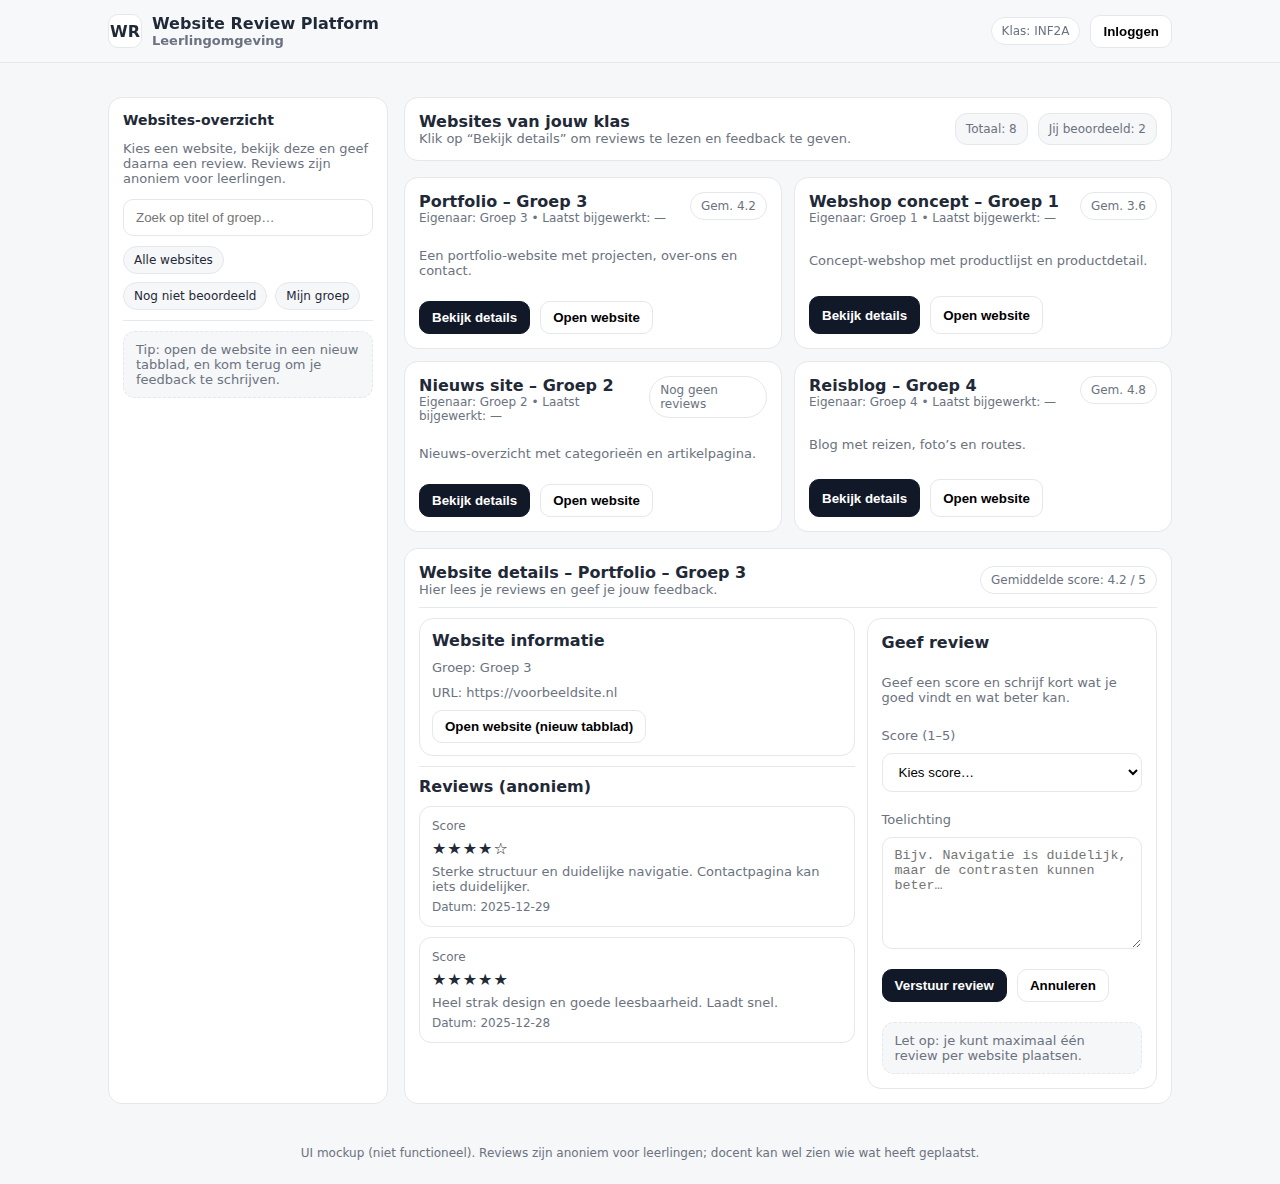
<file: docs/UX-UI/Leerling.html>
<!doctype html>
<html lang="nl">
<head>
  <meta charset="utf-8" />
  <meta name="viewport" content="width=device-width,initial-scale=1" />
  <title>Leerlinginterface – Website Review Platform (UI mockup)</title>
  <style>
    :root{
      --bg:#f6f7f9; --card:#fff; --text:#1f2937; --muted:#6b7280;
      --border:#e5e7eb; --radius:14px;
    }
    *{box-sizing:border-box}
    body{margin:0;font-family:system-ui,-apple-system,Segoe UI,Roboto,Arial,sans-serif;background:var(--bg);color:var(--text);}
    a{color:inherit;text-decoration:none}
    .wrap{max-width:1100px;margin:0 auto;padding:18px}
    header{
      position:sticky;top:0;background:rgba(246,247,249,.9);backdrop-filter:blur(8px);
      border-bottom:1px solid var(--border);
    }
    .topbar{display:flex;align-items:center;justify-content:space-between;gap:12px;padding:14px 18px;max-width:1100px;margin:0 auto;}
    .brand{display:flex;align-items:center;gap:10px;font-weight:700}
    .logo{width:34px;height:34px;border-radius:10px;border:1px solid var(--border);background:var(--card);display:grid;place-items:center;}
    .pill{font-size:12px;color:var(--muted);border:1px solid var(--border);background:var(--card);padding:6px 10px;border-radius:999px}
    .actions{display:flex;align-items:center;gap:10px}
    .btn{border:1px solid var(--border);background:var(--card);padding:8px 12px;border-radius:10px;font-weight:600;cursor:pointer}
    .btn.primary{background:#111827;color:#fff;border-color:#111827}
    .layout{display:grid;grid-template-columns: 280px 1fr;gap:16px;margin-top:16px}
    @media (max-width: 920px){.layout{grid-template-columns:1fr}}
    .panel{background:var(--card);border:1px solid var(--border);border-radius:var(--radius);padding:14px}
    .panel h2{font-size:14px;margin:0 0 10px}
    .muted{color:var(--muted);font-size:13px}
    .search{display:flex;gap:10px;margin-top:10px}
    .input{width:100%;padding:10px 12px;border:1px solid var(--border);border-radius:10px;background:#fff}
    .tags{display:flex;flex-wrap:wrap;gap:8px;margin-top:10px}
    .tag{font-size:12px;border:1px solid var(--border);background:var(--bg);padding:6px 10px;border-radius:999px}
    .main{display:grid;gap:16px}
    .grid{display:grid;grid-template-columns:repeat(2, minmax(0,1fr));gap:12px}
    @media (max-width: 720px){.grid{grid-template-columns:1fr}}
    .card{background:var(--card);border:1px solid var(--border);border-radius:var(--radius);padding:14px;display:grid;gap:10px}
    .card-head{display:flex;justify-content:space-between;gap:10px;align-items:flex-start}
    .title{font-weight:700}
    .meta{font-size:12px;color:var(--muted)}
    .card-actions{display:flex;gap:10px;flex-wrap:wrap}
    .btn.link{background:transparent}
    .split{display:grid;grid-template-columns: 1.2fr .8fr;gap:12px}
    @media (max-width: 980px){.split{grid-template-columns:1fr}}
    .section-title{display:flex;align-items:center;justify-content:space-between;gap:10px}
    .kpi{display:flex;gap:10px;align-items:center}
    .kpi .box{border:1px solid var(--border);background:var(--bg);padding:8px 10px;border-radius:12px;font-size:12px;color:var(--muted)}
    .reviews{display:grid;gap:10px;margin-top:10px}
    .review{border:1px solid var(--border);border-radius:12px;padding:12px;background:#fff;display:grid;gap:6px}
    .stars{letter-spacing:1px}
    .hr{height:1px;background:var(--border);margin:10px 0}
    footer{padding:24px 18px;color:var(--muted);font-size:12px;text-align:center}
    .notice{border:1px dashed var(--border);background:var(--bg);padding:10px 12px;border-radius:12px;font-size:13px;color:var(--muted)}
    .hidden{display:none}
  </style>
</head>
<body>

<header>
  <div class="topbar">
    <div class="brand">
      <div class="logo" aria-hidden="true">WR</div>
      <div>
        <div>Website Review Platform</div>
        <div class="muted">Leerlingomgeving</div>
      </div>
    </div>

    <div class="actions">
      <span class="pill">Klas: INF2A</span>
      <button class="btn" type="button">Inloggen</button>
      <!-- Als ingelogd: vervang door “Uitloggen” -->
      <!-- <button class="btn" type="button">Uitloggen</button> -->
    </div>
  </div>
</header>

<div class="wrap">
  <div class="layout">
    <!-- Sidebar -->
    <aside class="panel" aria-label="Filters en uitleg">
      <h2>Websites-overzicht</h2>
      <p class="muted">Kies een website, bekijk deze en geef daarna een review. Reviews zijn anoniem voor leerlingen.</p>

      <div class="search" role="search">
        <input class="input" placeholder="Zoek op titel of groep…" aria-label="Zoeken" />
      </div>

      <div class="tags" aria-label="Snelle filters">
        <span class="tag">Alle websites</span>
        <span class="tag">Nog niet beoordeeld</span>
        <span class="tag">Mijn groep</span>
      </div>

      <div class="hr"></div>

      <div class="notice">
        Tip: open de website in een nieuw tabblad, en kom terug om je feedback te schrijven.
      </div>
    </aside>

    <!-- Main -->
    <main class="main" aria-label="Leerling hoofdinhoud">
      <!-- Page header -->
      <section class="panel">
        <div class="section-title">
          <div>
            <div class="title">Websites van jouw klas</div>
            <div class="muted">Klik op “Bekijk details” om reviews te lezen en feedback te geven.</div>
          </div>
          <div class="kpi">
            <div class="box">Totaal: 8</div>
            <div class="box">Jij beoordeeld: 2</div>
          </div>
        </div>
      </section>

      <!-- Website cards -->
      <section class="grid" aria-label="Lijst met websites">
        <article class="card">
          <div class="card-head">
            <div>
              <div class="title">Portfolio – Groep 3</div>
              <div class="meta">Eigenaar: Groep 3 • Laatst bijgewerkt: —</div>
            </div>
            <span class="pill">Gem. 4.2</span>
          </div>
          <p class="muted">Een portfolio-website met projecten, over-ons en contact.</p>
          <div class="card-actions">
            <button class="btn primary" type="button">Bekijk details</button>
            <button class="btn" type="button">Open website</button>
          </div>
        </article>

        <article class="card">
          <div class="card-head">
            <div>
              <div class="title">Webshop concept – Groep 1</div>
              <div class="meta">Eigenaar: Groep 1 • Laatst bijgewerkt: —</div>
            </div>
            <span class="pill">Gem. 3.6</span>
          </div>
          <p class="muted">Concept-webshop met productlijst en productdetail.</p>
          <div class="card-actions">
            <button class="btn primary" type="button">Bekijk details</button>
            <button class="btn" type="button">Open website</button>
          </div>
        </article>

        <article class="card">
          <div class="card-head">
            <div>
              <div class="title">Nieuws site – Groep 2</div>
              <div class="meta">Eigenaar: Groep 2 • Laatst bijgewerkt: —</div>
            </div>
            <span class="pill">Nog geen reviews</span>
          </div>
          <p class="muted">Nieuws-overzicht met categorieën en artikelpagina.</p>
          <div class="card-actions">
            <button class="btn primary" type="button">Bekijk details</button>
            <button class="btn" type="button">Open website</button>
          </div>
        </article>

        <article class="card">
          <div class="card-head">
            <div>
              <div class="title">Reisblog – Groep 4</div>
              <div class="meta">Eigenaar: Groep 4 • Laatst bijgewerkt: —</div>
            </div>
            <span class="pill">Gem. 4.8</span>
          </div>
          <p class="muted">Blog met reizen, foto’s en routes.</p>
          <div class="card-actions">
            <button class="btn primary" type="button">Bekijk details</button>
            <button class="btn" type="button">Open website</button>
          </div>
        </article>
      </section>

      <!-- Detail mock (static) -->
      <section class="panel" aria-label="Website detail (mockup)">
        <div class="section-title">
          <div>
            <div class="title">Website details – Portfolio – Groep 3</div>
            <div class="muted">Hier lees je reviews en geef je jouw feedback.</div>
          </div>
          <span class="pill">Gemiddelde score: 4.2 / 5</span>
        </div>

        <div class="hr"></div>

        <div class="split">
          <!-- Left: site info + reviews -->
          <div>
            <div class="card" style="padding:12px">
              <div class="title">Website informatie</div>
              <div class="muted">Groep: Groep 3</div>
              <div class="muted">URL: https://voorbeeldsite.nl</div>
              <div class="card-actions">
                <button class="btn" type="button">Open website (nieuw tabblad)</button>
              </div>
            </div>

            <div class="hr"></div>

            <div class="title">Reviews (anoniem)</div>
            <div class="reviews">
              <div class="review">
                <div class="meta">Score</div>
                <div class="stars" aria-label="Score 4 van 5">★★★★☆</div>
                <div class="muted">Sterke structuur en duidelijke navigatie. Contactpagina kan iets duidelijker.</div>
                <div class="meta">Datum: 2025-12-29</div>
              </div>
              <div class="review">
                <div class="meta">Score</div>
                <div class="stars" aria-label="Score 5 van 5">★★★★★</div>
                <div class="muted">Heel strak design en goede leesbaarheid. Laadt snel.</div>
                <div class="meta">Datum: 2025-12-28</div>
              </div>
            </div>
          </div>

          <!-- Right: review form -->
          <div class="card" aria-label="Reviewformulier (mockup)">
            <div class="title">Geef review</div>
            <p class="muted">Geef een score en schrijf kort wat je goed vindt en wat beter kan.</p>

            <label class="muted" for="score">Score (1–5)</label>
            <select id="score" class="input">
              <option value="">Kies score…</option>
              <option>1</option><option>2</option><option>3</option><option>4</option><option>5</option>
            </select>

            <label class="muted" for="comment" style="margin-top:10px;display:block">Toelichting</label>
            <textarea id="comment" class="input" rows="6" placeholder="Bijv. Navigatie is duidelijk, maar de contrasten kunnen beter…"></textarea>

            <div class="card-actions" style="margin-top:10px">
              <button class="btn primary" type="button">Verstuur review</button>
              <button class="btn" type="button">Annuleren</button>
            </div>

            <div class="notice" style="margin-top:10px">
              Let op: je kunt maximaal één review per website plaatsen.
            </div>
          </div>
        </div>
      </section>

    </main>
  </div>
</div>

<footer>
  UI mockup (niet functioneel). Reviews zijn anoniem voor leerlingen; docent kan wel zien wie wat heeft geplaatst.
</footer>

</body>
</html>
</file>
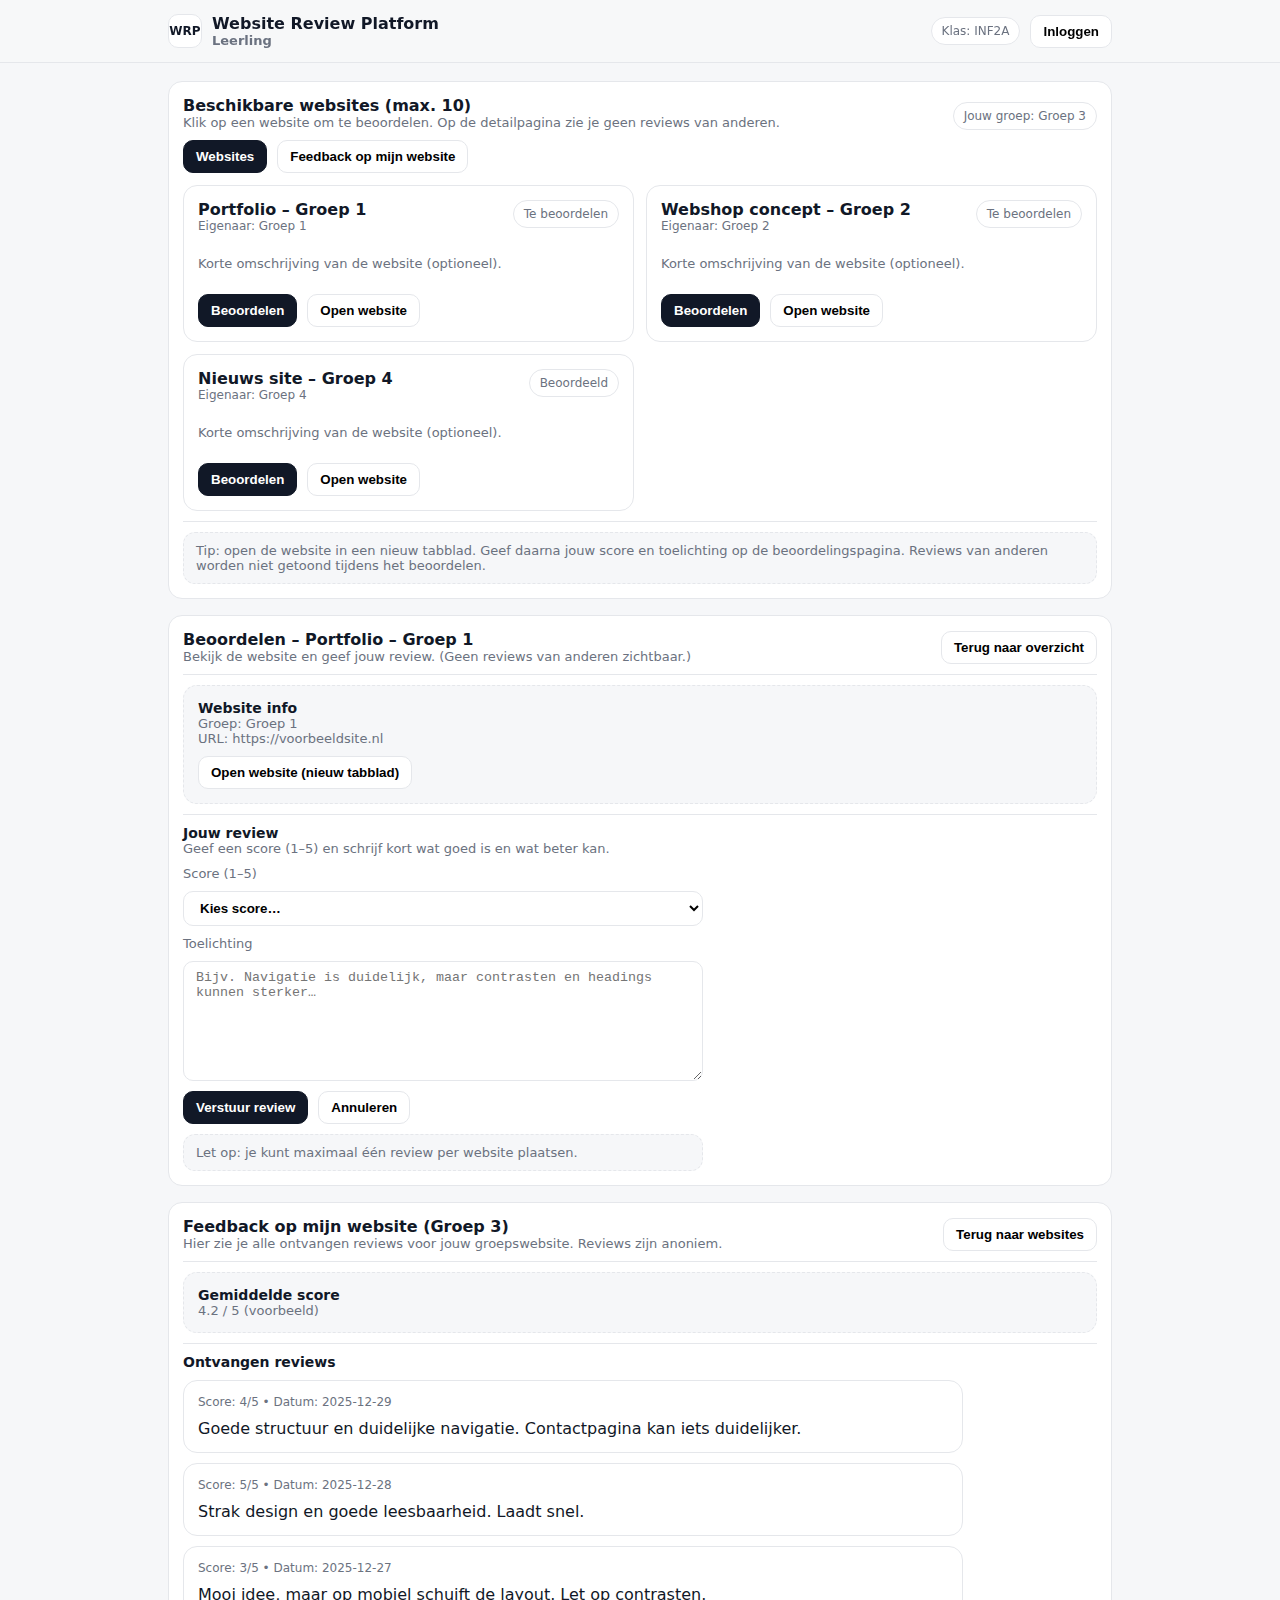
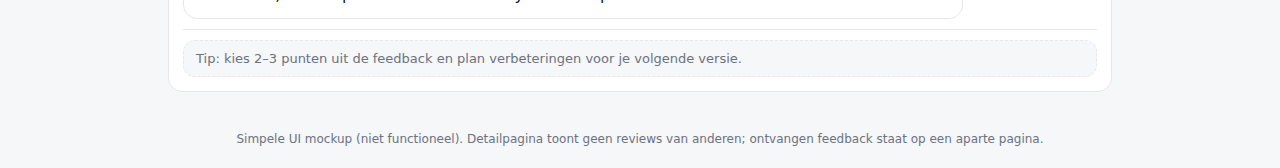
<file: docs/UX-UI/Leerling2.html>
<!doctype html>
<html lang="nl">
<head>
  <meta charset="utf-8" />
  <meta name="viewport" content="width=device-width,initial-scale=1" />
  <title>Leerlinginterface – Website Review Platform (simpel UI mockup)</title>
  <style>
    :root{
      --bg:#f6f7f9; --card:#fff; --text:#111827; --muted:#6b7280; --border:#e5e7eb;
      --radius:14px;
    }
    *{box-sizing:border-box}
    body{margin:0;font-family:system-ui,-apple-system,Segoe UI,Roboto,Arial,sans-serif;background:var(--bg);color:var(--text);}
    a{color:inherit;text-decoration:none}
    .wrap{max-width:980px;margin:0 auto;padding:18px}
    header{position:sticky;top:0;background:rgba(246,247,249,.92);backdrop-filter:blur(8px);border-bottom:1px solid var(--border);}
    .topbar{display:flex;align-items:center;justify-content:space-between;gap:12px;padding:14px 18px;max-width:980px;margin:0 auto;}
    .brand{display:flex;align-items:center;gap:10px;font-weight:800}
    .logo{width:34px;height:34px;border-radius:10px;border:1px solid var(--border);background:var(--card);display:grid;place-items:center;font-size:12px}
    .actions{display:flex;align-items:center;gap:10px}
    .pill{font-size:12px;color:var(--muted);border:1px solid var(--border);background:var(--card);padding:6px 10px;border-radius:999px}
    .btn{border:1px solid var(--border);background:var(--card);padding:8px 12px;border-radius:10px;font-weight:700;cursor:pointer}
    .btn.primary{background:#111827;color:#fff;border-color:#111827}
    .muted{color:var(--muted);font-size:13px}
    .panel{background:var(--card);border:1px solid var(--border);border-radius:var(--radius);padding:14px}
    .grid{display:grid;grid-template-columns:repeat(2, minmax(0,1fr));gap:12px;margin-top:12px}
    @media (max-width: 720px){.grid{grid-template-columns:1fr}}
    .card{background:var(--card);border:1px solid var(--border);border-radius:var(--radius);padding:14px;display:grid;gap:10px}
    .card-head{display:flex;justify-content:space-between;gap:10px;align-items:flex-start}
    .title{font-weight:800}
    .meta{font-size:12px;color:var(--muted)}
    .card-actions{display:flex;gap:10px;flex-wrap:wrap}
    .hr{height:1px;background:var(--border);margin:10px 0}
    .notice{border:1px dashed var(--border);background:var(--bg);padding:10px 12px;border-radius:12px;font-size:13px;color:var(--muted)}
    footer{padding:22px 18px;color:var(--muted);font-size:12px;text-align:center}
    /* Simple “pages” layout (static mock): */
    .page-title{display:flex;align-items:flex-end;justify-content:space-between;gap:10px}
    .nav{display:flex;gap:10px;flex-wrap:wrap;margin-top:10px}
  </style>
</head>
<body>

<header>
  <div class="topbar">
    <div class="brand">
      <div class="logo" aria-hidden="true">WRP</div>
      <div>
        <div>Website Review Platform</div>
        <div class="muted">Leerling</div>
      </div>
    </div>

    <div class="actions">
      <span class="pill">Klas: INF2A</span>
      <button class="btn" type="button">Inloggen</button>
      <!-- ingelogd: -->
      <!-- <button class="btn" type="button">Uitloggen</button> -->
    </div>
  </div>
</header>

<div class="wrap">

  <!-- PAGE 1: OVERZICHT (default) -->
  <section class="panel" aria-label="Overzichtspagina">
    <div class="page-title">
      <div>
        <div class="title">Beschikbare websites (max. 10)</div>
        <div class="muted">Klik op een website om te beoordelen. Op de detailpagina zie je geen reviews van anderen.</div>
      </div>
      <span class="pill">Jouw groep: Groep 3</span>
    </div>

    <div class="nav" aria-label="Navigatie">
      <button class="btn primary" type="button">Websites</button>
      <button class="btn" type="button">Feedback op mijn website</button>
    </div>

    <div class="grid" aria-label="Website lijst">
      <!-- Card 1 -->
      <article class="card">
        <div class="card-head">
          <div>
            <div class="title">Portfolio – Groep 1</div>
            <div class="meta">Eigenaar: Groep 1</div>
          </div>
          <span class="pill">Te beoordelen</span>
        </div>
        <p class="muted">Korte omschrijving van de website (optioneel).</p>
        <div class="card-actions">
          <button class="btn primary" type="button">Beoordelen</button>
          <button class="btn" type="button">Open website</button>
        </div>
      </article>

      <!-- Card 2 -->
      <article class="card">
        <div class="card-head">
          <div>
            <div class="title">Webshop concept – Groep 2</div>
            <div class="meta">Eigenaar: Groep 2</div>
          </div>
          <span class="pill">Te beoordelen</span>
        </div>
        <p class="muted">Korte omschrijving van de website (optioneel).</p>
        <div class="card-actions">
          <button class="btn primary" type="button">Beoordelen</button>
          <button class="btn" type="button">Open website</button>
        </div>
      </article>

      <!-- Card 3 -->
      <article class="card">
        <div class="card-head">
          <div>
            <div class="title">Nieuws site – Groep 4</div>
            <div class="meta">Eigenaar: Groep 4</div>
          </div>
          <span class="pill">Beoordeeld</span>
        </div>
        <p class="muted">Korte omschrijving van de website (optioneel).</p>
        <div class="card-actions">
          <button class="btn primary" type="button">Beoordelen</button>
          <button class="btn" type="button">Open website</button>
        </div>
      </article>

      <!-- Voeg tot max 10 cards toe -->
    </div>

    <div class="hr"></div>
    <div class="notice">
      Tip: open de website in een nieuw tabblad. Geef daarna jouw score en toelichting op de beoordelingspagina.
      Reviews van anderen worden niet getoond tijdens het beoordelen.
    </div>
  </section>

  <div style="height:16px"></div>

  <!-- PAGE 2: WEBSITE DETAIL (beoordelen) -->
  <section class="panel" aria-label="Beoordelingspagina (detail)">
    <div class="page-title">
      <div>
        <div class="title">Beoordelen – Portfolio – Groep 1</div>
        <div class="muted">Bekijk de website en geef jouw review. (Geen reviews van anderen zichtbaar.)</div>
      </div>
      <button class="btn" type="button">Terug naar overzicht</button>
    </div>

    <div class="hr"></div>

    <div class="panel" style="background:var(--bg); border-style:dashed" aria-label="Website info">
      <div class="title" style="font-size:14px">Website info</div>
      <div class="muted">Groep: Groep 1</div>
      <div class="muted">URL: https://voorbeeldsite.nl</div>
      <div class="nav" style="margin-top:10px">
        <button class="btn" type="button">Open website (nieuw tabblad)</button>
      </div>
    </div>

    <div class="hr"></div>

    <div class="title" style="font-size:14px">Jouw review</div>
    <div class="muted">Geef een score (1–5) en schrijf kort wat goed is en wat beter kan.</div>

    <div style="margin-top:10px; display:grid; gap:10px; max-width:520px">
      <label class="muted" for="score">Score (1–5)</label>
      <select id="score" class="btn" style="text-align:left">
        <option value="">Kies score…</option>
        <option>1</option><option>2</option><option>3</option><option>4</option><option>5</option>
      </select>

      <label class="muted" for="comment">Toelichting</label>
      <textarea id="comment" class="btn" style="text-align:left; min-height:120px; font-weight:500"
        placeholder="Bijv. Navigatie is duidelijk, maar contrasten en headings kunnen sterker…"></textarea>

      <div class="card-actions">
        <button class="btn primary" type="button">Verstuur review</button>
        <button class="btn" type="button">Annuleren</button>
      </div>

      <div class="notice">
        Let op: je kunt maximaal één review per website plaatsen.
      </div>
    </div>
  </section>

  <div style="height:16px"></div>

  <!-- PAGE 3: FEEDBACK OP MIJN WEBSITE (groep) -->
  <section class="panel" aria-label="Feedback op mijn website">
    <div class="page-title">
      <div>
        <div class="title">Feedback op mijn website (Groep 3)</div>
        <div class="muted">Hier zie je alle ontvangen reviews voor jouw groepswebsite. Reviews zijn anoniem.</div>
      </div>
      <button class="btn" type="button">Terug naar websites</button>
    </div>

    <div class="hr"></div>

    <div class="panel" style="background:var(--bg); border-style:dashed">
      <div class="title" style="font-size:14px">Gemiddelde score</div>
      <div class="muted">4.2 / 5 (voorbeeld)</div>
    </div>

    <div class="hr"></div>

    <div class="title" style="font-size:14px">Ontvangen reviews</div>
    <div style="display:grid; gap:10px; margin-top:10px; max-width:780px">
      <div class="card">
        <div class="meta">Score: 4/5 • Datum: 2025-12-29</div>
        <div>Goede structuur en duidelijke navigatie. Contactpagina kan iets duidelijker.</div>
      </div>
      <div class="card">
        <div class="meta">Score: 5/5 • Datum: 2025-12-28</div>
        <div>Strak design en goede leesbaarheid. Laadt snel.</div>
      </div>
      <div class="card">
        <div class="meta">Score: 3/5 • Datum: 2025-12-27</div>
        <div>Mooi idee, maar op mobiel schuift de layout. Let op contrasten.</div>
      </div>
    </div>

    <div class="hr"></div>
    <div class="notice">
      Tip: kies 2–3 punten uit de feedback en plan verbeteringen voor je volgende versie.
    </div>
  </section>

</div>

<footer>
  Simpele UI mockup (niet functioneel). Detailpagina toont geen reviews van anderen; ontvangen feedback staat op een aparte pagina.
</footer>

</body>
</html>
</file>
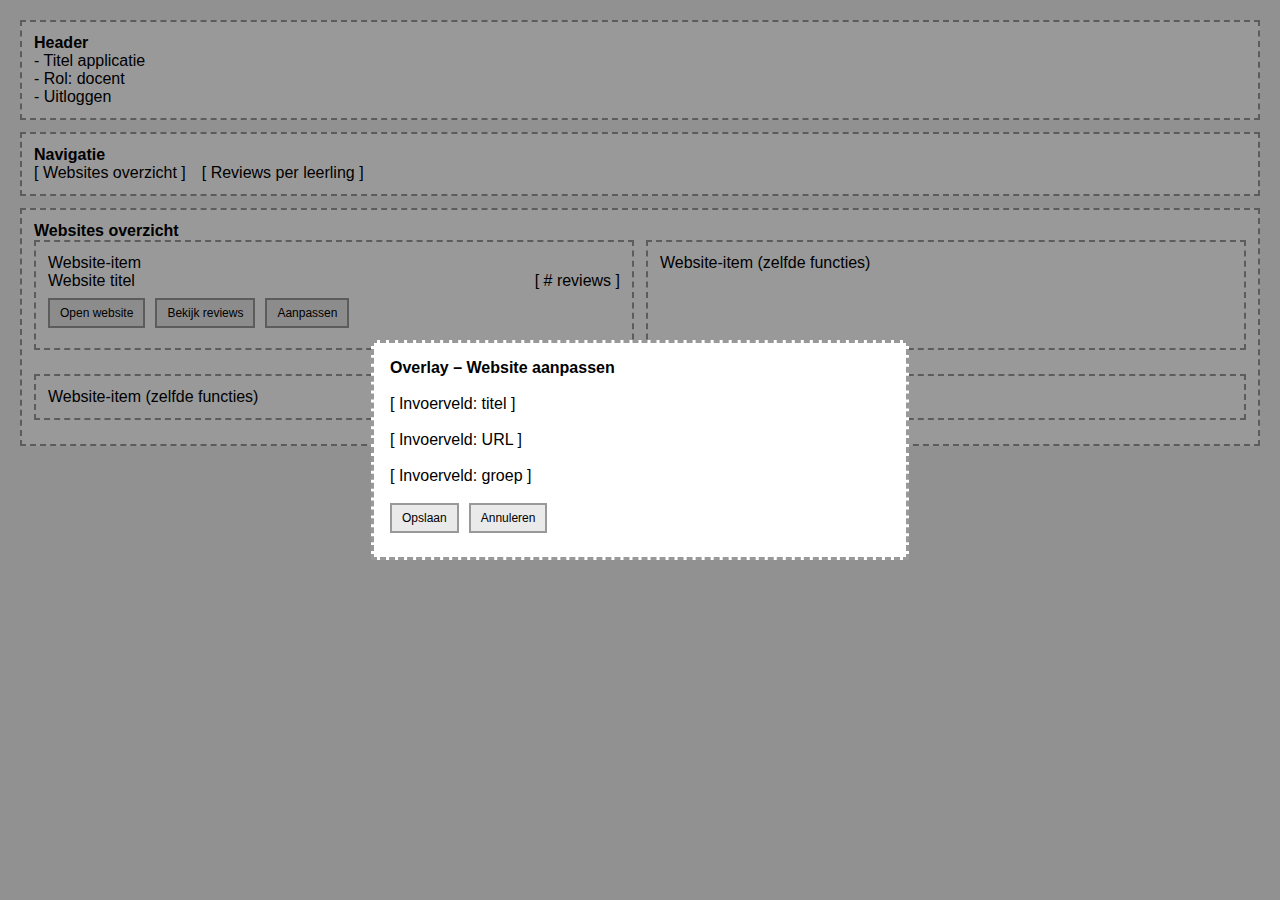
<file: docs/UX-UI/Low-Fidelity wireframes/LF_Wireframes.html>
<!doctype html>
<html lang="nl">
<head>
  <meta charset="utf-8">
  <title>Wireframe – Docent Websites</title>
  <style>
    body{
      font-family: Arial, sans-serif;
      background:#f2f2f2;
      margin:0;
      padding:20px;
    }
    .box{
      border:2px dashed #999;
      background:#fff;
      padding:12px;
      margin-bottom:12px;
    }
    .row{
      display:flex;
      gap:10px;
      align-items:center;
      margin-bottom:8px;
    }
    .grow{ flex:1; }
    .btn{
      border:2px solid #999;
      padding:6px 10px;
      background:#eaeaea;
      font-size:12px;
    }
    .grid{
      display:grid;
      grid-template-columns: 1fr 1fr;
      gap:12px;
    }
    .overlay{
      position:fixed;
      inset:0;
      background:rgba(0,0,0,.4);
      display:flex;
      align-items:center;
      justify-content:center;
    }
    .modal{
      width:500px;
      background:#fff;
      border:3px dashed #999;
      padding:16px;
    }
  </style>
</head>
<body>

<!-- HEADER -->
<div class="box">
  <strong>Header</strong><br>
  - Titel applicatie<br>
  - Rol: docent<br>
  - Uitloggen
</div>

<!-- NAVIGATIE -->
<div class="box">
  <strong>Navigatie</strong><br>
  [ Websites overzicht ] [ Reviews per leerling ]
</div>

<!-- OVERZICHT -->
<div class="box">
  <strong>Websites overzicht</strong>

  <div class="grid">

    <!-- Website item -->
    <div class="box">
      Website-item
      <div class="row">
        <div class="grow">Website titel</div>
        <div>[ # reviews ]</div>
      </div>
      <div class="row">
        <div class="btn">Open website</div>
        <div class="btn">Bekijk reviews</div>
        <div class="btn">Aanpassen</div>
      </div>
    </div>

    <!-- Herhaling -->
    <div class="box">Website-item (zelfde functies)</div>
    <div class="box">Website-item (zelfde functies)</div>
    <div class="box">Website-item (zelfde functies)</div>

  </div>
</div>

<!-- OVERLAY: AANPASSEN -->
<div class="overlay">
  <div class="modal">
    <strong>Overlay – Website aanpassen</strong><br><br>

    [ Invoerveld: titel ]<br><br>
    [ Invoerveld: URL ]<br><br>
    [ Invoerveld: groep ]<br><br>

    <div class="row">
      <div class="btn">Opslaan</div>
      <div class="btn">Annuleren</div>
    </div>
  </div>
</div>

</body>
</html>
</file>
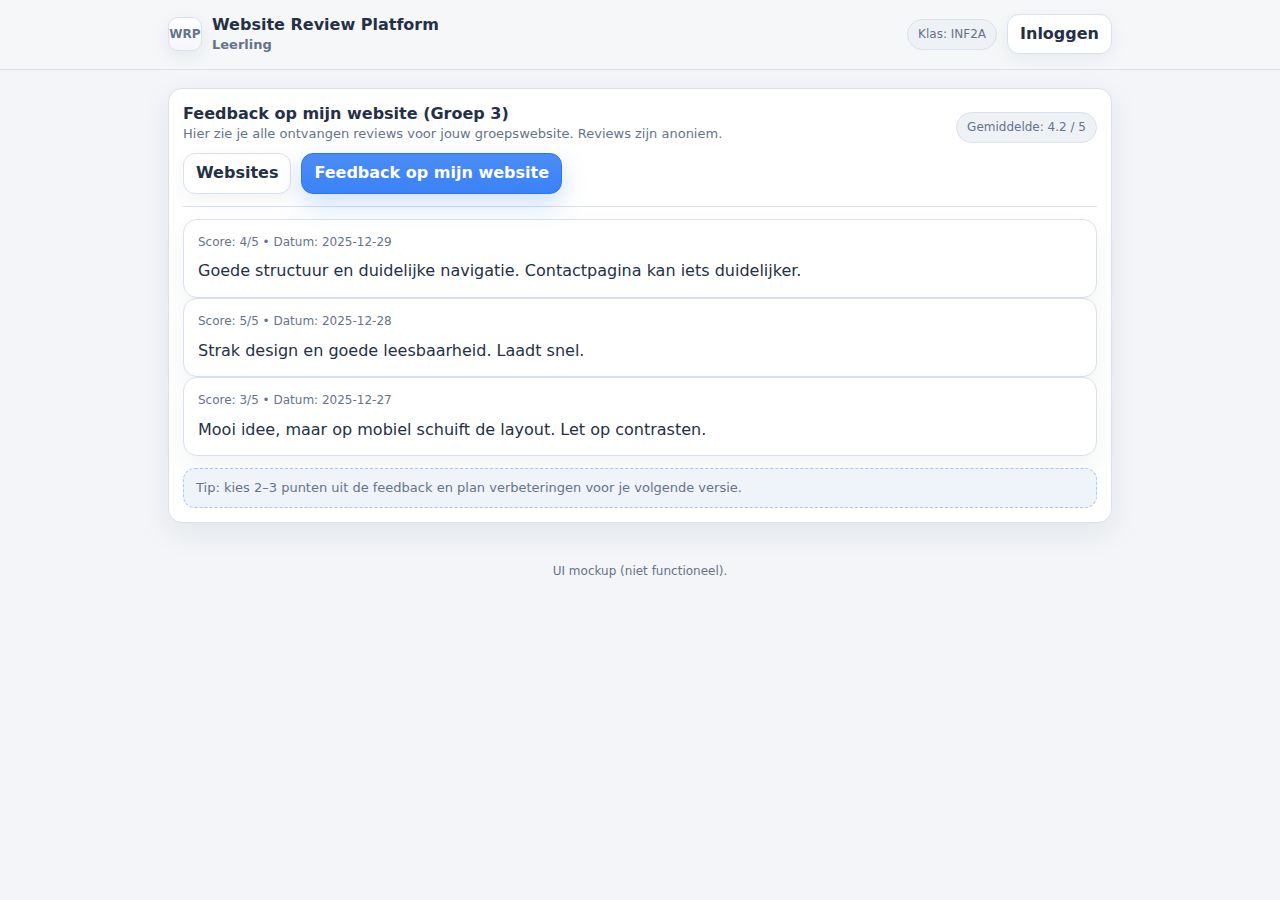
<file: docs/UX-UI/Website wireframes/leerling-mijn-feedback.html>
<!-- =========================
PAGE 3: leerling-mijn-feedback.html
========================= -->
<!doctype html>
<html lang="nl">
<head>
  <meta charset="utf-8" />
  <meta name="viewport" content="width=device-width,initial-scale=1" />
  <title>Leerling – Feedback op mijn website</title>
  <link rel="stylesheet" href="ui.css">
</head>
<body>
<header>
  <div class="topbar">
    <div class="brand">
      <div class="logo" aria-hidden="true">WRP</div>
      <div>
        <div>Website Review Platform</div>
        <div class="muted">Leerling</div>
      </div>
    </div>
    <div class="actions">
      <span class="pill">Klas: INF2A</span>
      <a class="btn" href="#">Inloggen</a>
    </div>
  </div>
</header>

<div class="wrap">
  <section class="panel" aria-label="Feedback op mijn website">
    <div style="display:flex;justify-content:space-between;gap:10px;align-items:flex-end;flex-wrap:wrap;">
      <div>
        <div class="title">Feedback op mijn website (Groep 3)</div>
        <div class="muted">Hier zie je alle ontvangen reviews voor jouw groepswebsite. Reviews zijn anoniem.</div>
      </div>
      <span class="pill">Gemiddelde: 4.2 / 5</span>
    </div>

    <nav class="nav" aria-label="Navigatie">
      <a class="btn" href="leerling-websites.html">Websites</a>
      <a class="btn primary" href="leerling-mijn-feedback.html" aria-current="page">Feedback op mijn website</a>
    </nav>

    <div class="hr"></div>

    <div class="card">
      <div class="meta">Score: 4/5 • Datum: 2025-12-29</div>
      <div>Goede structuur en duidelijke navigatie. Contactpagina kan iets duidelijker.</div>
    </div>

    <div class="card">
      <div class="meta">Score: 5/5 • Datum: 2025-12-28</div>
      <div>Strak design en goede leesbaarheid. Laadt snel.</div>
    </div>

    <div class="card">
      <div class="meta">Score: 3/5 • Datum: 2025-12-27</div>
      <div>Mooi idee, maar op mobiel schuift de layout. Let op contrasten.</div>
    </div>

    <div class="notice">
      Tip: kies 2–3 punten uit de feedback en plan verbeteringen voor je volgende versie.
    </div>
  </section>
</div>

<footer>UI mockup (niet functioneel).</footer>
</body>
</html>
</file>
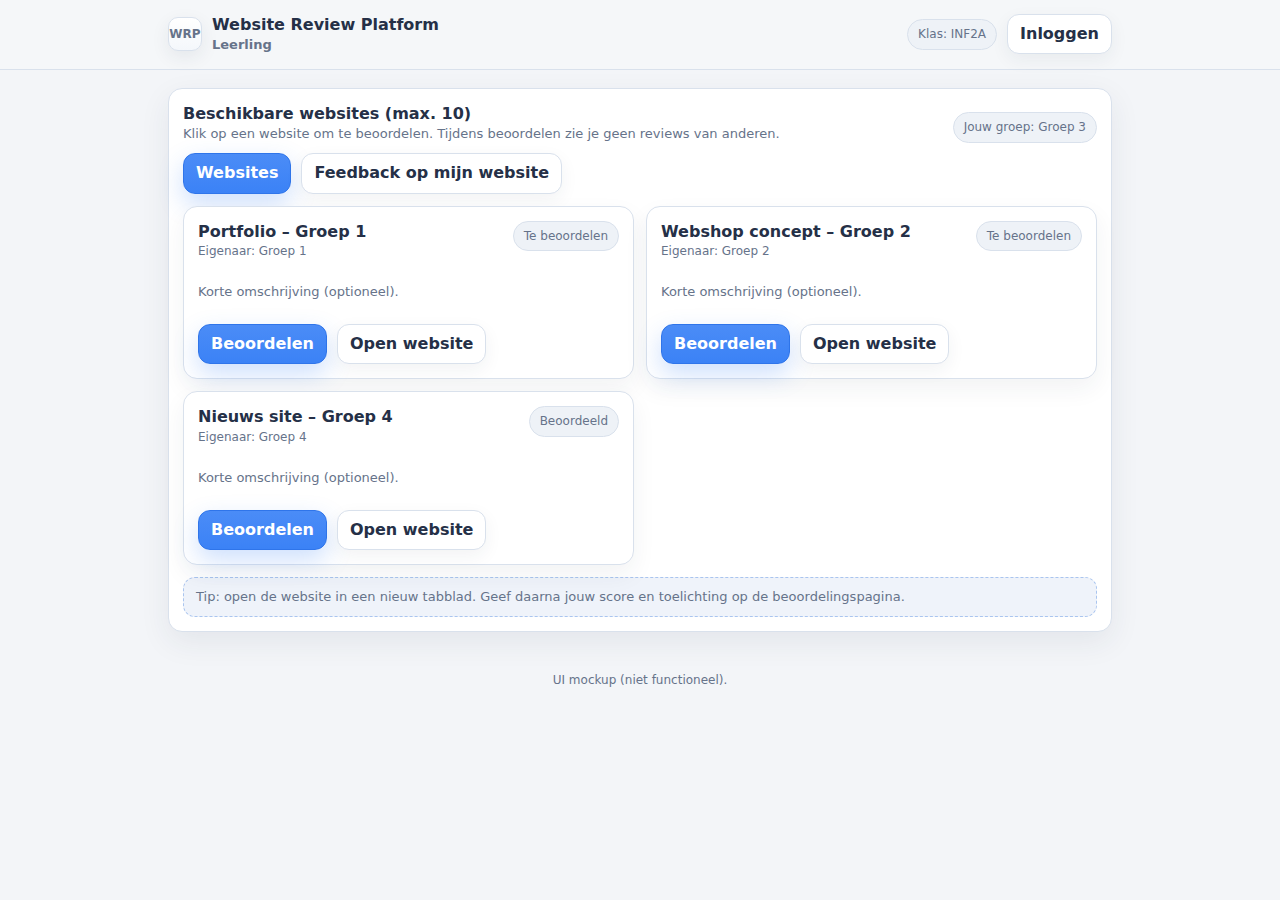
<file: docs/UX-UI/Website wireframes/Leerling-websites.html>
<!-- =========================
PAGE 1: leerling-websites.html
========================= -->
<!doctype html>
<html lang="nl">
<head>
  <meta charset="utf-8" />
  <meta name="viewport" content="width=device-width,initial-scale=1" />
  <title>Leerling – Websites</title>
  <link rel="stylesheet" href="ui.css">
</head>
<body>
<header>
  <div class="topbar">
    <div class="brand">
      <div class="logo" aria-hidden="true">WRP</div>
      <div>
        <div>Website Review Platform</div>
        <div class="muted">Leerling</div>
      </div>
    </div>
    <div class="actions">
      <span class="pill">Klas: INF2A</span>
      <a class="btn" href="#">Inloggen</a>
    </div>
  </div>
</header>

<div class="wrap">
  <section class="panel" aria-label="Websites-overzicht">
    <div style="display:flex;justify-content:space-between;gap:10px;align-items:flex-end;flex-wrap:wrap;">
      <div>
        <div class="title">Beschikbare websites (max. 10)</div>
        <div class="muted">Klik op een website om te beoordelen. Tijdens beoordelen zie je geen reviews van anderen.</div>
      </div>
      <span class="pill">Jouw groep: Groep 3</span>
    </div>

    <nav class="nav" aria-label="Navigatie">
      <a class="btn primary" href="leerling-websites.html" aria-current="page">Websites</a>
      <a class="btn" href="leerling-mijn-feedback.html">Feedback op mijn website</a>
    </nav>

    <div class="grid" aria-label="Website lijst">
      <article class="card">
        <div class="card-head">
          <div>
            <div class="title">Portfolio – Groep 1</div>
            <div class="meta">Eigenaar: Groep 1</div>
          </div>
          <span class="pill">Te beoordelen</span>
        </div>
        <p class="muted">Korte omschrijving (optioneel).</p>
        <div class="card-actions">
          <a class="btn primary" href="leerling-beoordelen.html">Beoordelen</a>
          <a class="btn" href="#" onclick="return false;">Open website</a>
        </div>
      </article>

      <article class="card">
        <div class="card-head">
          <div>
            <div class="title">Webshop concept – Groep 2</div>
            <div class="meta">Eigenaar: Groep 2</div>
          </div>
          <span class="pill">Te beoordelen</span>
        </div>
        <p class="muted">Korte omschrijving (optioneel).</p>
        <div class="card-actions">
          <a class="btn primary" href="leerling-beoordelen.html">Beoordelen</a>
          <a class="btn" href="#" onclick="return false;">Open website</a>
        </div>
      </article>

      <article class="card">
        <div class="card-head">
          <div>
            <div class="title">Nieuws site – Groep 4</div>
            <div class="meta">Eigenaar: Groep 4</div>
          </div>
          <span class="pill">Beoordeeld</span>
        </div>
        <p class="muted">Korte omschrijving (optioneel).</p>
        <div class="card-actions">
          <a class="btn primary" href="leerling-beoordelen.html">Beoordelen</a>
          <a class="btn" href="#" onclick="return false;">Open website</a>
        </div>
      </article>
    </div>

    <div class="notice">
      Tip: open de website in een nieuw tabblad. Geef daarna jouw score en toelichting op de beoordelingspagina.
    </div>
  </section>
</div>

<footer>UI mockup (niet functioneel).</footer>
</body>
</html>
</file>
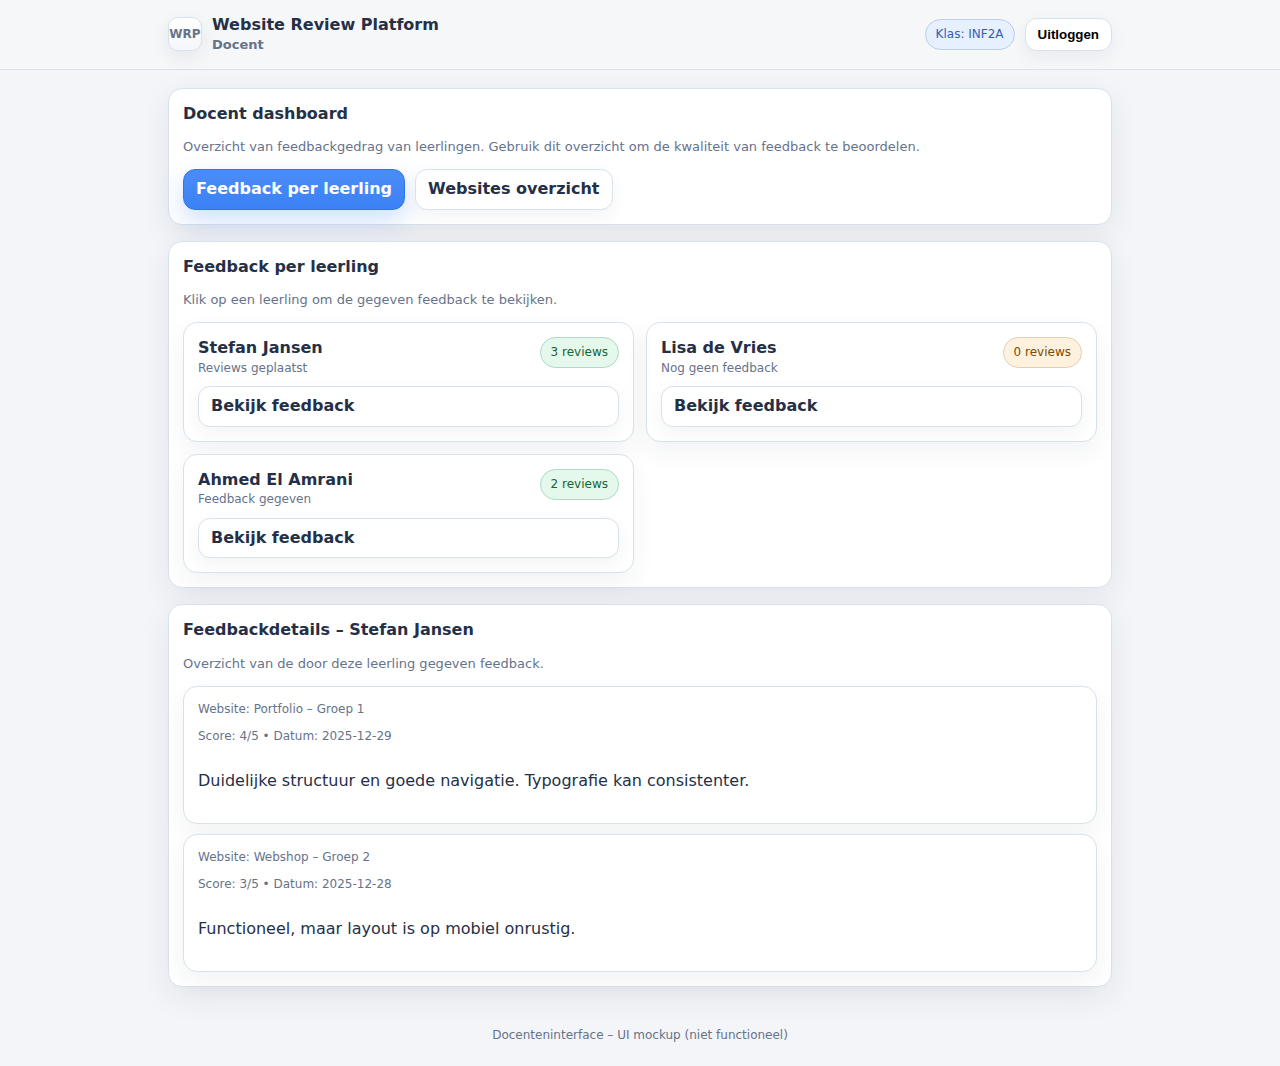
<file: docs/UX-UI/Website wireframes/Docenten 1/docenten-HTML.html>
<!doctype html>
<html lang="nl">
<head>
  <meta charset="utf-8">
  <meta name="viewport" content="width=device-width,initial-scale=1">
  <title>Docent – Feedbackoverzicht</title>
  <link rel="stylesheet" href="ui.css">
</head>
<body>

<header>
  <div class="topbar">
    <div class="brand">
      <div class="logo">WRP</div>
      <div>
        <div>Website Review Platform</div>
        <div class="muted">Docent</div>
      </div>
    </div>
    <div class="actions">
      <span class="pill info">Klas: INF2A</span>
      <button class="btn">Uitloggen</button>
    </div>
  </div>
</header>

<div class="wrap">

  <!-- Dashboard -->
  <section class="panel">
    <div class="title">Docent dashboard</div>
    <p class="muted">
      Overzicht van feedbackgedrag van leerlingen. Gebruik dit overzicht om de kwaliteit van feedback te beoordelen.
    </p>

    <nav class="nav">
      <a class="btn primary" href="docenten-splitview-HTML.html">Feedback per leerling</a>
      <a class="btn" href="#">Websites overzicht</a>
    </nav>
  </section>

  <!-- Feedback per leerling -->
  <section class="panel" style="margin-top:16px">
    <div class="title">Feedback per leerling</div>
    <p class="muted">Klik op een leerling om de gegeven feedback te bekijken.</p>

    <div class="grid">
      <div class="card">
        <div class="card-head">
          <div>
            <strong>Stefan Jansen</strong>
            <div class="meta">Reviews geplaatst</div>
          </div>
          <span class="pill good">3 reviews</span>
        </div>
        <a class="btn" href="#">Bekijk feedback</a>
      </div>

      <div class="card">
        <div class="card-head">
          <div>
            <strong>Lisa de Vries</strong>
            <div class="meta">Nog geen feedback</div>
          </div>
          <span class="pill warn">0 reviews</span>
        </div>
        <a class="btn" href="#">Bekijk feedback</a>
      </div>

      <div class="card">
        <div class="card-head">
          <div>
            <strong>Ahmed El Amrani</strong>
            <div class="meta">Feedback gegeven</div>
          </div>
          <span class="pill good">2 reviews</span>
        </div>
        <a class="btn" href="#">Bekijk feedback</a>
      </div>
    </div>
  </section>

  <!-- Detail (voorbeeld) -->
  <section class="panel" style="margin-top:16px">
    <div class="title">Feedbackdetails – Stefan Jansen</div>
    <p class="muted">Overzicht van de door deze leerling gegeven feedback.</p>

    <div class="card">
      <div class="meta">Website: Portfolio – Groep 1</div>
      <div class="meta">Score: 4/5 • Datum: 2025-12-29</div>
      <p>Duidelijke structuur en goede navigatie. Typografie kan consistenter.</p>
    </div>

    <div class="card" style="margin-top:10px">
      <div class="meta">Website: Webshop – Groep 2</div>
      <div class="meta">Score: 3/5 • Datum: 2025-12-28</div>
      <p>Functioneel, maar layout is op mobiel onrustig.</p>
    </div>
  </section>

</div>

<footer>
  Docenteninterface – UI mockup (niet functioneel)
</footer>

</body>
</html>
</file>
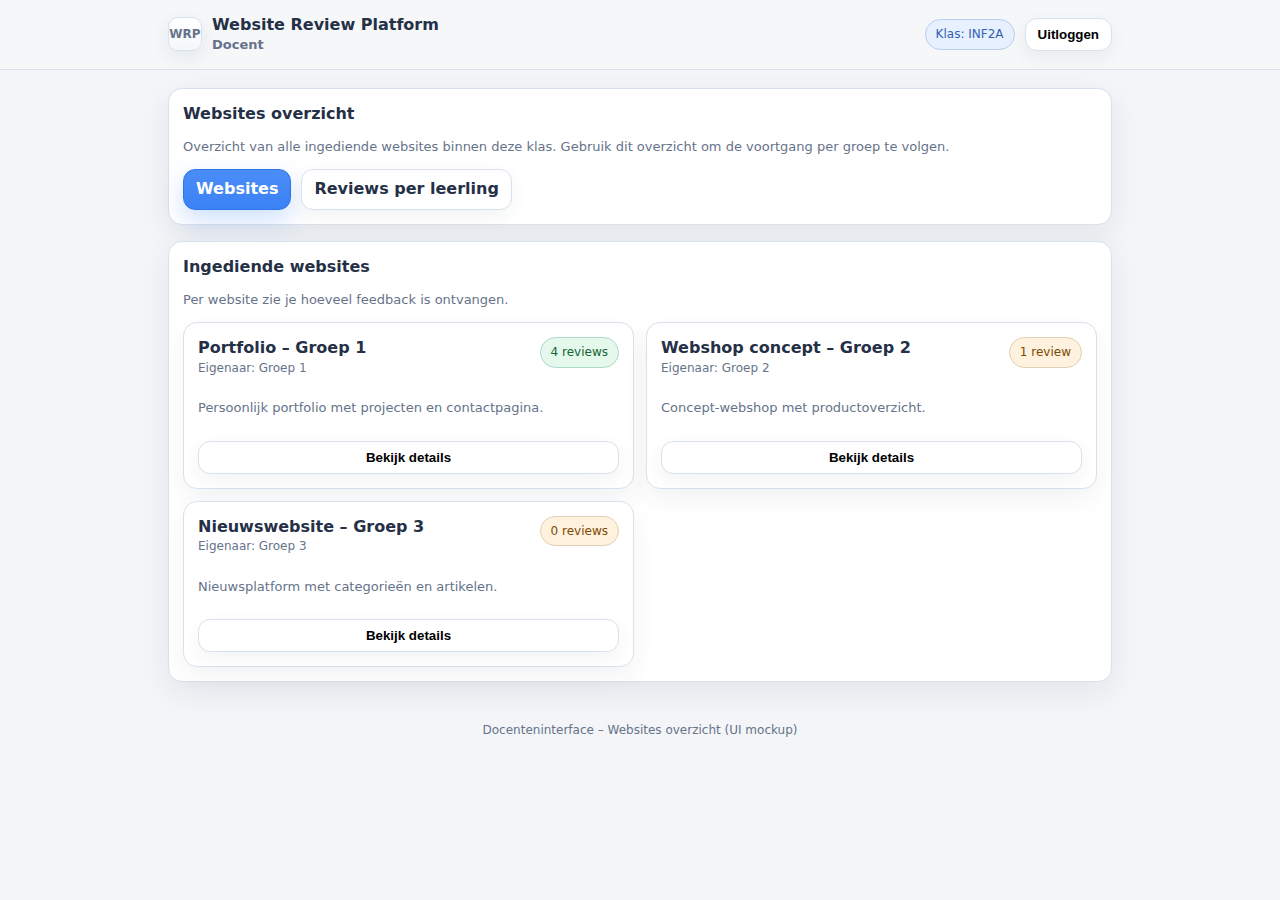
<file: docs/UX-UI/Website wireframes/Docenten 1/docenten-HTML2.html>
<!doctype html>
<html lang="nl">
<head>
  <meta charset="utf-8">
  <meta name="viewport" content="width=device-width,initial-scale=1">
  <title>Docent – Websites overzicht</title>
  <link rel="stylesheet" href="ui.css">
</head>
<body>

<header>
  <div class="topbar">
    <div class="brand">
      <div class="logo">WRP</div>
      <div>
        <div>Website Review Platform</div>
        <div class="muted">Docent</div>
      </div>
    </div>
    <div class="actions">
      <span class="pill info">Klas: INF2A</span>
      <button class="btn">Uitloggen</button>
    </div>
  </div>
</header>

<div class="wrap">

  <!-- Pagina-intro -->
  <section class="panel">
    <div class="title">Websites overzicht</div>
    <p class="muted">
      Overzicht van alle ingediende websites binnen deze klas.
      Gebruik dit overzicht om de voortgang per groep te volgen.
    </p>

    <nav class="nav">
      <a class="btn primary" href="docenten-HTML2.html">Websites</a>
      <a class="btn" href="docenten-splitview-HTML.html">Reviews per leerling</a>
    </nav>
  </section>

  <!-- Websites -->
  <section class="panel" style="margin-top:16px">
    <div class="title">Ingediende websites</div>
    <p class="muted">Per website zie je hoeveel feedback is ontvangen.</p>

    <div class="grid">
      <div class="card">
        <div class="card-head">
          <div>
            <strong>Portfolio – Groep 1</strong>
            <div class="meta">Eigenaar: Groep 1</div>
          </div>
          <span class="pill good">4 reviews</span>
        </div>
        <p class="muted">Persoonlijk portfolio met projecten en contactpagina.</p>
        <button class="btn">Bekijk details</button>
      </div>

      <div class="card">
        <div class="card-head">
          <div>
            <strong>Webshop concept – Groep 2</strong>
            <div class="meta">Eigenaar: Groep 2</div>
          </div>
          <span class="pill warn">1 review</span>
        </div>
        <p class="muted">Concept-webshop met productoverzicht.</p>
        <button class="btn">Bekijk details</button>
      </div>

      <div class="card">
        <div class="card-head">
          <div>
            <strong>Nieuwswebsite – Groep 3</strong>
            <div class="meta">Eigenaar: Groep 3</div>
          </div>
          <span class="pill warn">0 reviews</span>
        </div>
        <p class="muted">Nieuwsplatform met categorieën en artikelen.</p>
        <button class="btn">Bekijk details</button>
      </div>
    </div>
  </section>

</div>

<footer>
  Docenteninterface – Websites overzicht (UI mockup)
</footer>

</body>
</html>
</file>
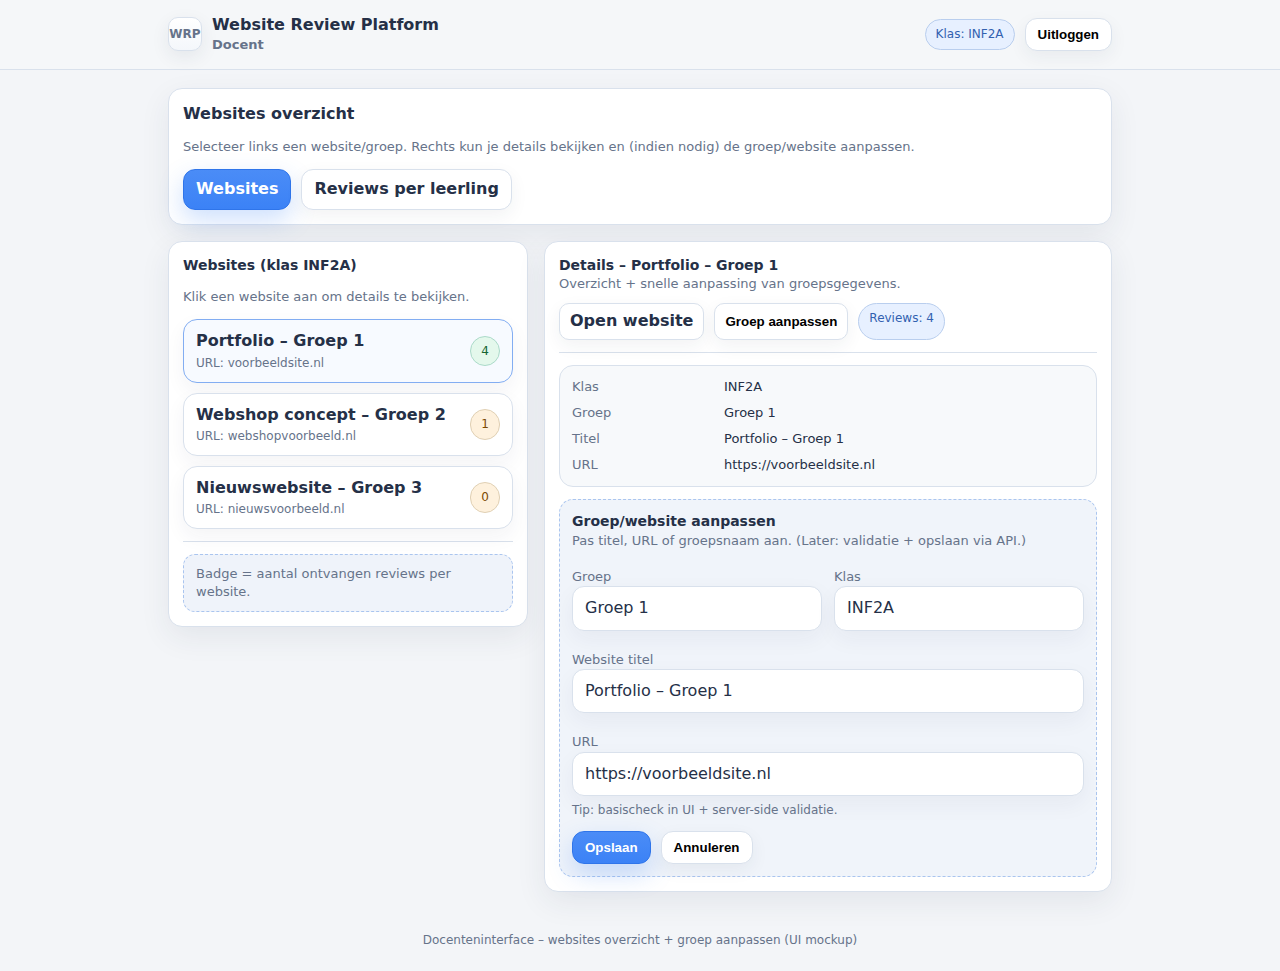
<file: docs/UX-UI/Website wireframes/Docenten 2/Docent overzicht + “Groep aanpassen”.html>
<!doctype html>
<html lang="nl">
<head>
  <meta charset="utf-8">
  <meta name="viewport" content="width=device-width,initial-scale=1">
  <title>Docent – Websites overzicht</title>

  <link rel="stylesheet" href="ui.css">

  <style>
    /* Split view */
    .split{
      display:grid;
      grid-template-columns: 360px 1fr;
      gap: 16px;
      margin-top: 16px;
      align-items: start;
    }
    .split > *{ min-width:0; }
    @media (max-width: 920px){ .split{ grid-template-columns: 1fr; } }

    /* Left list */
    .list{ display:grid; gap: 10px; }
    .row{
      display:grid;
      grid-template-columns: 1fr auto;
      gap: 10px;
      align-items:center;
      padding: 10px 12px;
      border: 1px solid var(--border);
      border-radius: var(--r);
      background: var(--surface);
      box-shadow: 0 8px 20px rgba(37,48,71,0.05);
      cursor: pointer;
    }
    .row:hover{ border-color: color-mix(in srgb, var(--border) 60%, var(--accent) 40%); }
    .row.active{
      border-color: color-mix(in srgb, var(--accent) 55%, var(--border) 45%);
      background: color-mix(in srgb, var(--accent-soft) 35%, var(--surface) 65%);
    }
    .name{ font-weight: 800; }
    .sub{ font-size: 12px; color: var(--muted); margin-top: 2px; }

    /* Right details */
    .right-head{
      display:flex;
      justify-content:space-between;
      gap:10px;
      align-items:flex-end;
      flex-wrap:wrap;
    }
    .inline-actions{ display:flex; gap:10px; flex-wrap:wrap; }
    .btn.sm{ padding:6px 10px; border-radius:10px; }

    .kv{
      display:grid;
      grid-template-columns: 140px 1fr;
      gap: 8px 12px;
      padding: 12px;
      border: 1px solid var(--border);
      border-radius: var(--r);
      background: color-mix(in srgb, var(--surface-2) 45%, white 55%);
    }
    .kv div{ font-size: 13px; }
    .kv .k{ color: var(--muted); }

    /* Edit pane */
    .edit-pane{
      margin-top: 12px;
      border: 1px dashed color-mix(in srgb, var(--border) 70%, var(--accent) 30%);
      background: color-mix(in srgb, var(--accent-soft) 25%, var(--bg) 75%);
      border-radius: var(--r);
      padding: 12px;
    }
    .edit-grid{
      display:grid;
      grid-template-columns: 1fr 1fr;
      gap: 12px;
      margin-top: 10px;
    }
    @media (max-width: 720px){ .edit-grid{ grid-template-columns: 1fr; } }

    .hint{ font-size:12px; color:var(--muted); margin-top:6px; }
  </style>
</head>

<body>
<header>
  <div class="topbar">
    <div class="brand">
      <div class="logo">WRP</div>
      <div>
        <div>Website Review Platform</div>
        <div class="muted">Docent</div>
      </div>
    </div>
    <div class="actions">
      <span class="pill info">Klas: INF2A</span>
      <button class="btn">Uitloggen</button>
    </div>
  </div>
</header>

<div class="wrap">

  <!-- Intro + navigatie -->
  <section class="panel">
    <div class="title">Websites overzicht</div>
    <p class="muted">
      Selecteer links een website/groep. Rechts kun je details bekijken en (indien nodig) de groep/website aanpassen.
    </p>

    <nav class="nav">
      <a class="btn primary" href="#" aria-current="page">Websites</a>
      <a class="btn" href="docent-reviews-split.html">Reviews per leerling</a>
    </nav>
  </section>

  <div class="split">

    <!-- LEFT: websites list -->
    <aside class="panel" aria-label="Websites lijst">
      <div class="title" style="font-size:14px">Websites (klas INF2A)</div>
      <p class="muted">Klik een website aan om details te bekijken.</p>

      <div class="list">
        <div class="row active" aria-current="true">
          <div>
            <div class="name">Portfolio – Groep 1</div>
            <div class="sub">URL: voorbeeldsite.nl</div>
          </div>
          <span class="pill good">4</span>
        </div>

        <div class="row">
          <div>
            <div class="name">Webshop concept – Groep 2</div>
            <div class="sub">URL: webshopvoorbeeld.nl</div>
          </div>
          <span class="pill warn">1</span>
        </div>

        <div class="row">
          <div>
            <div class="name">Nieuwswebsite – Groep 3</div>
            <div class="sub">URL: nieuwsvoorbeeld.nl</div>
          </div>
          <span class="pill warn">0</span>
        </div>
      </div>

      <div class="hr"></div>
      <div class="notice">Badge = aantal ontvangen reviews per website.</div>
    </aside>

    <!-- RIGHT: website details + edit -->
    <main class="panel" aria-label="Website details en aanpassen">

      <div class="right-head">
        <div>
          <div class="title" style="font-size:14px">Details – Portfolio – Groep 1</div>
          <div class="muted">Overzicht + snelle aanpassing van groepsgegevens.</div>
        </div>

        <div class="inline-actions">
          <a class="btn sm" href="#" onclick="return false;">Open website</a>
          <button class="btn sm">Groep aanpassen</button>
          <span class="pill info">Reviews: 4</span>
        </div>
      </div>

      <div class="hr"></div>

      <!-- Details -->
      <div class="kv" aria-label="Website kenmerken">
        <div class="k">Klas</div><div>INF2A</div>
        <div class="k">Groep</div><div>Groep 1</div>
        <div class="k">Titel</div><div>Portfolio – Groep 1</div>
        <div class="k">URL</div><div>https://voorbeeldsite.nl</div>
      </div>

      <!-- Edit pane (mockup: zichtbaar; later toggle met JS) -->
      <section class="edit-pane" aria-label="Groep/website aanpassen">
        <div class="title" style="font-size:14px">Groep/website aanpassen</div>
        <div class="muted">Pas titel, URL of groepsnaam aan. (Later: validatie + opslaan via API.)</div>

        <div class="edit-grid">
          <div>
            <label class="muted" for="groep">Groep</label>
            <input id="groep" type="text" value="Groep 1">
          </div>

          <div>
            <label class="muted" for="klas">Klas</label>
            <input id="klas" type="text" value="INF2A">
          </div>

          <div style="grid-column:1/-1">
            <label class="muted" for="titel">Website titel</label>
            <input id="titel" type="text" value="Portfolio – Groep 1">
          </div>

          <div style="grid-column:1/-1">
            <label class="muted" for="url">URL</label>
            <input id="url" type="url" value="https://voorbeeldsite.nl">
            <div class="hint">Tip: basischeck in UI + server-side validatie.</div>
          </div>
        </div>

        <div class="nav" style="margin-top:12px">
          <button class="btn primary">Opslaan</button>
          <button class="btn">Annuleren</button>
        </div>
      </section>

    </main>

  </div>
</div>

<footer>Docenteninterface – websites overzicht + groep aanpassen (UI mockup)</footer>
</body>
</html>
</file>
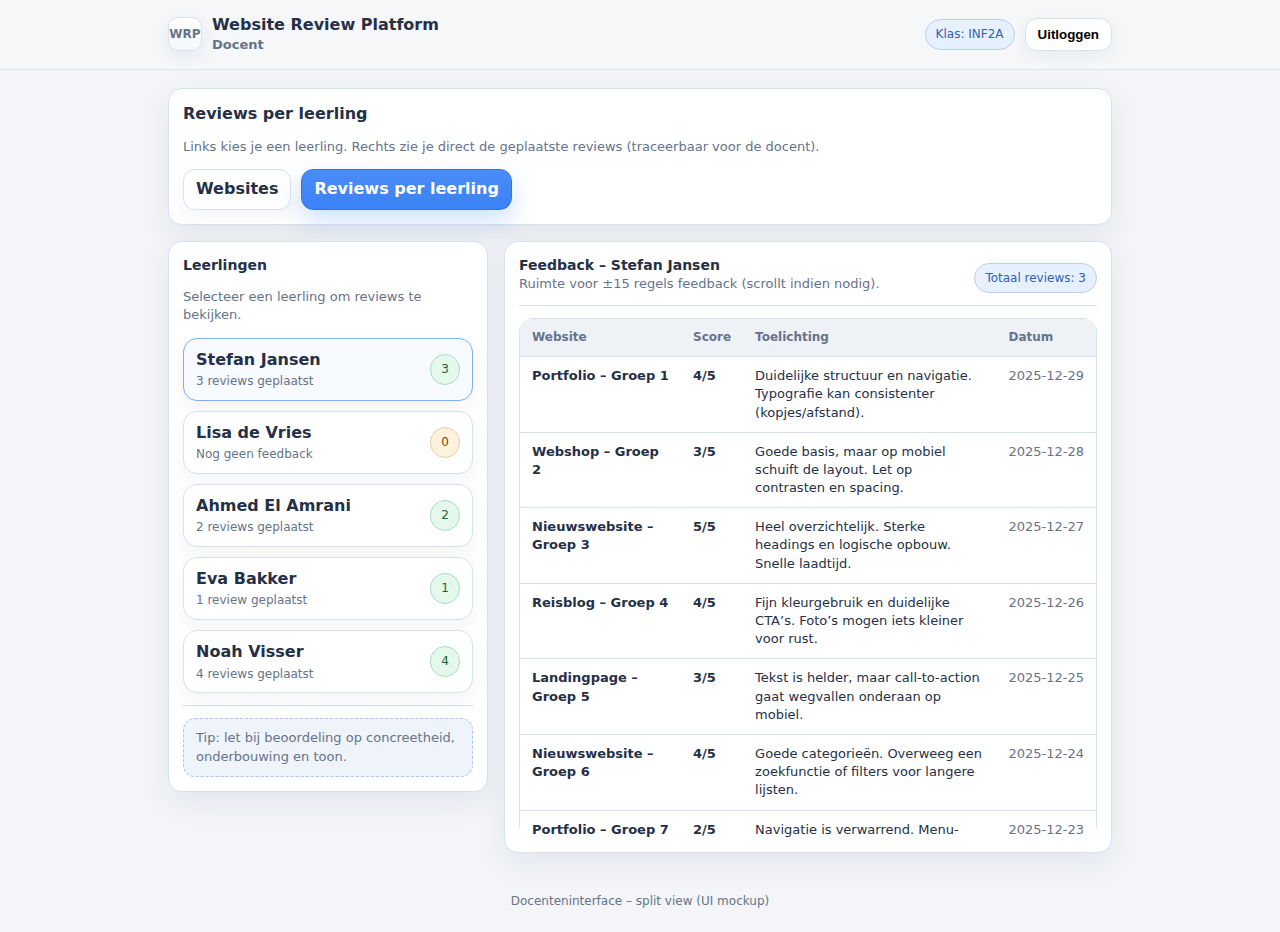
<file: docs/UX-UI/Website wireframes/Docenten 2/docenten-splitview-HTML.html>
<!doctype html>
<html lang="nl">
<head>
  <meta charset="utf-8">
  <meta name="viewport" content="width=device-width,initial-scale=1">
  <title>Docent – Reviews per leerling (split view)</title>
  <link rel="stylesheet" href="ui.css">
  <link rel="stylesheet" href="docent-split.css">
</head>
<body>

<header>
  <div class="topbar">
    <div class="brand">
      <div class="logo">WRP</div>
      <div>
        <div>Website Review Platform</div>
        <div class="muted">Docent</div>
      </div>
    </div>
    <div class="actions">
      <span class="pill info">Klas: INF2A</span>
      <button class="btn">Uitloggen</button>
    </div>
  </div>
</header>

<div class="wrap">

  <!-- Header + navigation -->
  <section class="panel">
    <div class="title">Reviews per leerling</div>
    <p class="muted">
      Links kies je een leerling. Rechts zie je direct de geplaatste reviews (traceerbaar voor de docent).
    </p>
    <nav class="nav">
      <a class="btn" href="docenten-HTML2.html">Websites</a>
      <a class="btn primary" href="docent-reviews-split.html" aria-current="page">Reviews per leerling</a>
    </nav>
  </section>

  <div class="split">
    <!-- LEFT: students list -->
    <aside class="panel" aria-label="Leerlingenlijst">
      <div class="title" style="font-size:14px">Leerlingen</div>
      <p class="muted">Selecteer een leerling om reviews te bekijken.</p>

      <div class="list" role="list">
        <!-- Active example -->
        <div class="row active" role="listitem" aria-current="true">
          <div>
            <div class="name">Stefan Jansen</div>
            <div class="sub">3 reviews geplaatst</div>
          </div>
          <span class="pill good">3</span>
        </div>

        <div class="row" role="listitem">
          <div>
            <div class="name">Lisa de Vries</div>
            <div class="sub">Nog geen feedback</div>
          </div>
          <span class="pill warn">0</span>
        </div>

        <div class="row" role="listitem">
          <div>
            <div class="name">Ahmed El Amrani</div>
            <div class="sub">2 reviews geplaatst</div>
          </div>
          <span class="pill good">2</span>
        </div>

        <div class="row" role="listitem">
          <div>
            <div class="name">Eva Bakker</div>
            <div class="sub">1 review geplaatst</div>
          </div>
          <span class="pill good">1</span>
        </div>

        <div class="row" role="listitem">
          <div>
            <div class="name">Noah Visser</div>
            <div class="sub">4 reviews geplaatst</div>
          </div>
          <span class="pill good">4</span>
        </div>
      </div>

      <div class="hr"></div>
      <div class="notice">
        Tip: let bij beoordeling op concreetheid, onderbouwing en toon.
      </div>
    </aside>

    <!-- RIGHT: selected student's feedback -->
    <main class="panel" aria-label="Reviews van geselecteerde leerling">
      <div style="display:flex;justify-content:space-between;gap:10px;align-items:flex-end;flex-wrap:wrap;">
        <div>
          <div class="title" style="font-size:14px">Feedback – Stefan Jansen</div>
          <div class="muted">Ruimte voor ±15 regels feedback (scrollt indien nodig).</div>
        </div>
        <span class="pill info">Totaal reviews: 3</span>
      </div>

      <div class="hr"></div>

      <!-- If empty state is needed, use this instead of the table:
      <div class="empty">Deze leerling heeft nog geen reviews geplaatst.</div>
      -->

      <div style="max-height: 520px; overflow:auto; border-radius: var(--r);">
        <table class="table" aria-label="Review tabel">
          <thead>
            <tr>
              <th style="width:28%">Website</th>
              <th style="width:10%">Score</th>
              <th>Toelichting</th>
              <th style="width:14%">Datum</th>
            </tr>
          </thead>
          <tbody>
            <!-- 1 -->
            <tr>
              <td><strong>Portfolio – Groep 1</strong></td>
              <td class="score">4/5</td>
              <td>Duidelijke structuur en navigatie. Typografie kan consistenter (kopjes/afstand).</td>
              <td class="date">2025-12-29</td>
            </tr>
            <!-- 2 -->
            <tr>
              <td><strong>Webshop – Groep 2</strong></td>
              <td class="score">3/5</td>
              <td>Goede basis, maar op mobiel schuift de layout. Let op contrasten en spacing.</td>
              <td class="date">2025-12-28</td>
            </tr>
            <!-- 3 -->
            <tr>
              <td><strong>Nieuwswebsite – Groep 3</strong></td>
              <td class="score">5/5</td>
              <td>Heel overzichtelijk. Sterke headings en logische opbouw. Snelle laadtijd.</td>
              <td class="date">2025-12-27</td>
            </tr>

            <!-- Extra rijen (voorbeeld, tot ~15 regels) -->
            <tr>
              <td><strong>Reisblog – Groep 4</strong></td>
              <td class="score">4/5</td>
              <td>Fijn kleurgebruik en duidelijke CTA’s. Foto’s mogen iets kleiner voor rust.</td>
              <td class="date">2025-12-26</td>
            </tr>
            <tr>
              <td><strong>Landingpage – Groep 5</strong></td>
              <td class="score">3/5</td>
              <td>Tekst is helder, maar call-to-action gaat wegvallen onderaan op mobiel.</td>
              <td class="date">2025-12-25</td>
            </tr>
            <tr>
              <td><strong>Nieuwswebsite – Groep 6</strong></td>
              <td class="score">4/5</td>
              <td>Goede categorieën. Overweeg een zoekfunctie of filters voor langere lijsten.</td>
              <td class="date">2025-12-24</td>
            </tr>
            <tr>
              <td><strong>Portfolio – Groep 7</strong></td>
              <td class="score">2/5</td>
              <td>Navigatie is verwarrend. Menu-items lijken klikbaar maar zijn dat niet overal.</td>
              <td class="date">2025-12-23</td>
            </tr>
            <tr>
              <td><strong>Webshop – Groep 8</strong></td>
              <td class="score">4/5</td>
              <td>Productkaartjes zijn duidelijk. Let op consistentie van buttons en margins.</td>
              <td class="date">2025-12-22</td>
            </tr>
            <tr>
              <td><strong>Blog – Groep 9</strong></td>
              <td class="score">5/5</td>
              <td>Heel netjes. Goede witruimte en leesbaarheid. Sterke typografische hiërarchie.</td>
              <td class="date">2025-12-21</td>
            </tr>
            <tr>
              <td><strong>Nieuws – Groep 10</strong></td>
              <td class="score">3/5</td>
              <td>Veel content op één pagina. Splits in secties of gebruik accordion voor rust.</td>
              <td class="date">2025-12-20</td>
            </tr>
            <tr>
              <td><strong>Landing – Groep 11</strong></td>
              <td class="score">4/5</td>
              <td>Goede focus. Header is wel erg hoog op mobiel waardoor content wegvalt.</td>
              <td class="date">2025-12-19</td>
            </tr>
            <tr>
              <td><strong>Portfolio – Groep 12</strong></td>
              <td class="score">4/5</td>
              <td>Projecten staan logisch. Voeg eventueel korte samenvatting per project toe.</td>
              <td class="date">2025-12-18</td>
            </tr>
            <tr>
              <td><strong>Webshop – Groep 13</strong></td>
              <td class="score">3/5</td>
              <td>Checkout flow is duidelijk, maar inputvelden missen labels (accessibility).</td>
              <td class="date">2025-12-17</td>
            </tr>
            <tr>
              <td><strong>Blog – Groep 14</strong></td>
              <td class="score">4/5</td>
              <td>Leuke stijl. Zorg dat links herkenbaar zijn (onderstreping of kleuraccent).</td>
              <td class="date">2025-12-16</td>
            </tr>
            <tr>
              <td><strong>Nieuws – Groep 15</strong></td>
              <td class="score">2/5</td>
              <td>Contrast te laag en tekst te klein. Verbeter leesbaarheid en typografie.</td>
              <td class="date">2025-12-15</td>
            </tr>
          </tbody>
        </table>
      </div>
    </main>
  </div>

</div>

<footer>Docenteninterface – split view (UI mockup)</footer>
</body>
</html>
</file>
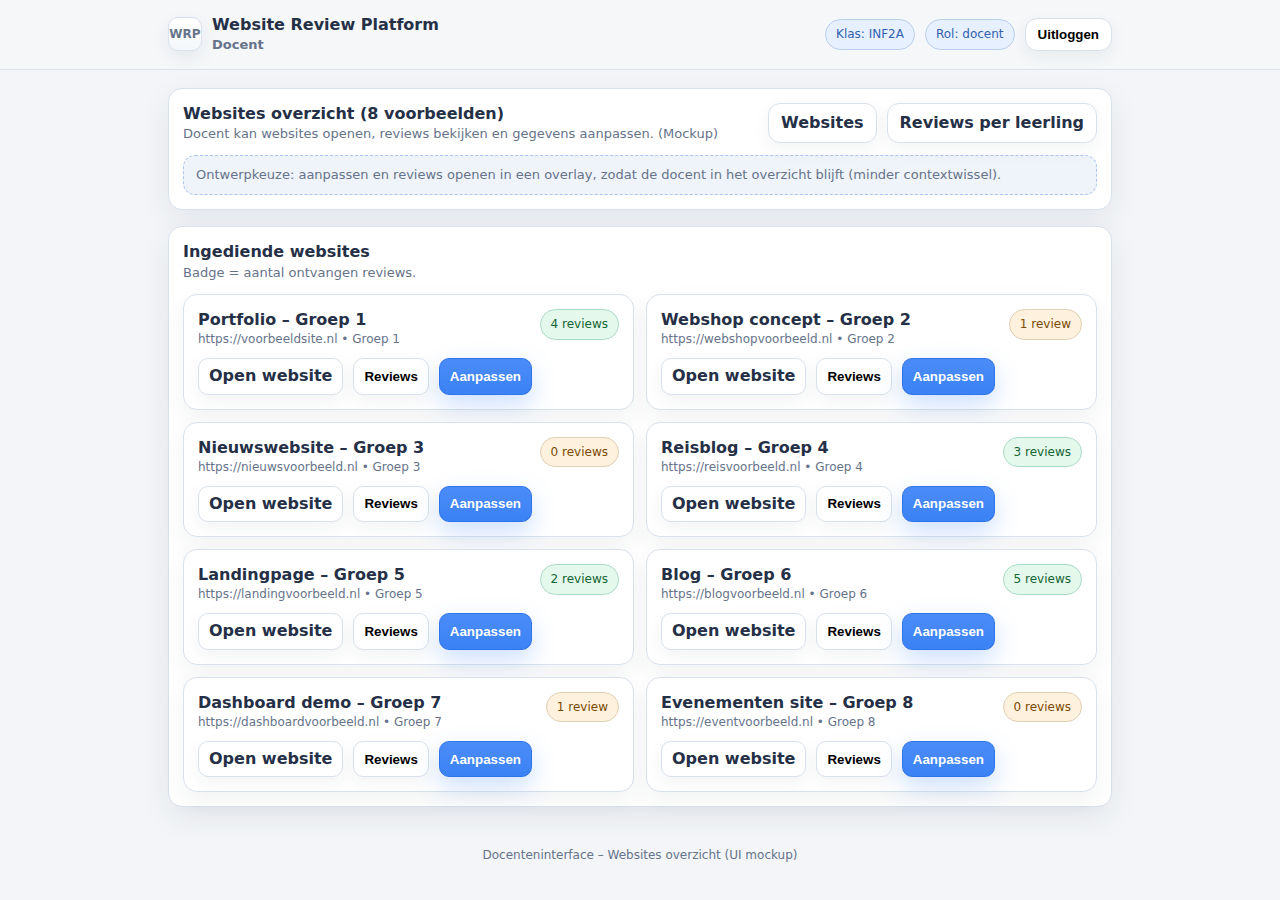
<file: docs/UX-UI/Website wireframes/Docenten 3/docent-websites-overzicht.html>
<!doctype html>
<html lang="nl">
<head>
  <meta charset="utf-8" />
  <meta name="viewport" content="width=device-width,initial-scale=1" />
  <title>Docent – Websites overzicht</title>

  <!-- Basisstijl (jouw rustige palette + componenten) -->
  <link rel="stylesheet" href="ui.css" />

  <style>
    /* ===== Pagina-specifiek (geen duplicaten van ui.css) ===== */
    .page-head{
      display:flex;
      justify-content:space-between;
      gap:12px;
      align-items:flex-end;
      flex-wrap:wrap;
    }
    .filters{
      display:flex;
      gap:10px;
      flex-wrap:wrap;
      align-items:center;
    }
    .btn.sm{ padding:6px 10px; border-radius:10px; }

    /* 8 kaarten: 2 kolommen desktop, 1 kolom mobiel (komt uit ui.css grid) */
    .grid{ margin-top: 12px; }

    /* ===== Overlay / modal ===== */
    .overlay{
      position: fixed;
      inset: 0;
      background: rgba(37,48,71,0.45);
      display: none;
      align-items: center;
      justify-content: center;
      padding: 18px;
      z-index: 999;
    }
    .overlay.open{ display:flex; }

    .modal{
      width: min(760px, 100%);
      background: var(--surface);
      border: 1px solid var(--border);
      border-radius: var(--r);
      box-shadow: 0 24px 60px rgba(37,48,71,0.25);
      overflow: hidden;
    }

    .modal-head{
      display:flex;
      justify-content: space-between;
      gap: 10px;
      align-items: center;
      padding: 14px;
      border-bottom: 1px solid var(--border);
      background: var(--surface-2);
    }

    .modal-body{ padding: 14px; }
    .modal-actions{
      display:flex;
      gap:10px;
      flex-wrap:wrap;
      justify-content:flex-end;
      padding: 14px;
      border-top: 1px solid var(--border);
      background: color-mix(in srgb, var(--surface-2) 55%, white 45%);
    }

    .edit-grid{
      display:grid;
      grid-template-columns: 1fr 1fr;
      gap: 12px;
      margin-top: 10px;
    }
    @media (max-width: 720px){
      .edit-grid{ grid-template-columns: 1fr; }
    }
    .hint{ font-size:12px; color:var(--muted); margin-top:6px; }

    /* Reviews lijst in modal */
    .review-list{ display:grid; gap:10px; margin-top:10px; }
    .review-item{
      border: 1px solid var(--border);
      border-radius: var(--r);
      padding: 12px;
      background: var(--surface);
      box-shadow: 0 8px 22px rgba(37,48,71,0.05);
    }
    .review-meta{ display:flex; gap:10px; flex-wrap:wrap; align-items:baseline; }
    .review-meta .score{ font-weight:800; }
    .review-meta .date{ color:var(--muted); font-size:12px; }
  </style>
</head>

<body>
<header>
  <div class="topbar">
    <div class="brand">
      <div class="logo">WRP</div>
      <div>
        <div>Website Review Platform</div>
        <div class="muted">Docent</div>
      </div>
    </div>
    <div class="actions">
      <span class="pill info">Klas: INF2A</span>
      <span class="pill info">Rol: docent</span>
      <button class="btn">Uitloggen</button>
    </div>
  </div>
</header>

<div class="wrap">

  <section class="panel">
    <div class="page-head">
      <div>
        <div class="title">Websites overzicht (8 voorbeelden)</div>
        <div class="muted">Docent kan websites openen, reviews bekijken en gegevens aanpassen. (Mockup)</div>
      </div>

      <!-- Docent-only acties -->
      <div class="filters" aria-label="Docent acties">
        <a class="btn" href="#">Websites</a>
        <a class="btn" href="docenten-splitview.html">Reviews per leerling</a>
        
      </div>
    </div>

    <div class="notice">
      Ontwerpkeuze: aanpassen en reviews openen in een overlay, zodat de docent in het overzicht blijft (minder contextwissel).
    </div>
  </section>

  <section class="panel" style="margin-top:16px" aria-label="Website kaarten">
    <div class="title">Ingediende websites</div>
    <div class="muted">Badge = aantal ontvangen reviews.</div>

    <div class="grid">
      <!-- 1 -->
      <article class="card">
        <div class="card-head">
          <div>
            <strong>Portfolio – Groep 1</strong>
            <div class="meta">https://voorbeeldsite.nl • Groep 1</div>
          </div>
          <span class="pill good">4 reviews</span>
        </div>
        <div class="card-actions">
          <a class="btn sm" href="https://voorbeeldsite.nl" target="_blank" rel="noopener">Open website</a>
          <button class="btn sm" type="button"
            data-open-reviews
            data-title="Portfolio – Groep 1"
            data-count="4">
            Reviews
          </button>
          <button class="btn sm primary" type="button"
            data-open-edit
            data-id="1"
            data-klas="INF2A"
            data-groep="Groep 1"
            data-titel="Portfolio – Groep 1"
            data-url="https://voorbeeldsite.nl">
            Aanpassen
          </button>
        </div>
      </article>

      <!-- 2 -->
      <article class="card">
        <div class="card-head">
          <div>
            <strong>Webshop concept – Groep 2</strong>
            <div class="meta">https://webshopvoorbeeld.nl • Groep 2</div>
          </div>
          <span class="pill warn">1 review</span>
        </div>
        <div class="card-actions">
          <a class="btn sm" href="https://webshopvoorbeeld.nl" target="_blank" rel="noopener">Open website</a>
          <button class="btn sm" type="button" data-open-reviews data-title="Webshop concept – Groep 2" data-count="1">Reviews</button>
          <button class="btn sm primary" type="button"
            data-open-edit data-id="2" data-klas="INF2A" data-groep="Groep 2"
            data-titel="Webshop concept – Groep 2" data-url="https://webshopvoorbeeld.nl">
            Aanpassen
          </button>
        </div>
      </article>

      <!-- 3 -->
      <article class="card">
        <div class="card-head">
          <div>
            <strong>Nieuwswebsite – Groep 3</strong>
            <div class="meta">https://nieuwsvoorbeeld.nl • Groep 3</div>
          </div>
          <span class="pill warn">0 reviews</span>
        </div>
        <div class="card-actions">
          <a class="btn sm" href="https://nieuwsvoorbeeld.nl" target="_blank" rel="noopener">Open website</a>
          <button class="btn sm" type="button" data-open-reviews data-title="Nieuwswebsite – Groep 3" data-count="0">Reviews</button>
          <button class="btn sm primary" type="button"
            data-open-edit data-id="3" data-klas="INF2A" data-groep="Groep 3"
            data-titel="Nieuwswebsite – Groep 3" data-url="https://nieuwsvoorbeeld.nl">
            Aanpassen
          </button>
        </div>
      </article>

      <!-- 4 -->
      <article class="card">
        <div class="card-head">
          <div>
            <strong>Reisblog – Groep 4</strong>
            <div class="meta">https://reisvoorbeeld.nl • Groep 4</div>
          </div>
          <span class="pill good">3 reviews</span>
        </div>
        <div class="card-actions">
          <a class="btn sm" href="https://reisvoorbeeld.nl" target="_blank" rel="noopener">Open website</a>
          <button class="btn sm" type="button" data-open-reviews data-title="Reisblog – Groep 4" data-count="3">Reviews</button>
          <button class="btn sm primary" type="button"
            data-open-edit data-id="4" data-klas="INF2A" data-groep="Groep 4"
            data-titel="Reisblog – Groep 4" data-url="https://reisvoorbeeld.nl">
            Aanpassen
          </button>
        </div>
      </article>

      <!-- 5 -->
      <article class="card">
        <div class="card-head">
          <div>
            <strong>Landingpage – Groep 5</strong>
            <div class="meta">https://landingvoorbeeld.nl • Groep 5</div>
          </div>
          <span class="pill good">2 reviews</span>
        </div>
        <div class="card-actions">
          <a class="btn sm" href="https://landingvoorbeeld.nl" target="_blank" rel="noopener">Open website</a>
          <button class="btn sm" type="button" data-open-reviews data-title="Landingpage – Groep 5" data-count="2">Reviews</button>
          <button class="btn sm primary" type="button"
            data-open-edit data-id="5" data-klas="INF2A" data-groep="Groep 5"
            data-titel="Landingpage – Groep 5" data-url="https://landingvoorbeeld.nl">
            Aanpassen
          </button>
        </div>
      </article>

      <!-- 6 -->
      <article class="card">
        <div class="card-head">
          <div>
            <strong>Blog – Groep 6</strong>
            <div class="meta">https://blogvoorbeeld.nl • Groep 6</div>
          </div>
          <span class="pill good">5 reviews</span>
        </div>
        <div class="card-actions">
          <a class="btn sm" href="https://blogvoorbeeld.nl" target="_blank" rel="noopener">Open website</a>
          <button class="btn sm" type="button" data-open-reviews data-title="Blog – Groep 6" data-count="5">Reviews</button>
          <button class="btn sm primary" type="button"
            data-open-edit data-id="6" data-klas="INF2A" data-groep="Groep 6"
            data-titel="Blog – Groep 6" data-url="https://blogvoorbeeld.nl">
            Aanpassen
          </button>
        </div>
      </article>

      <!-- 7 -->
      <article class="card">
        <div class="card-head">
          <div>
            <strong>Dashboard demo – Groep 7</strong>
            <div class="meta">https://dashboardvoorbeeld.nl • Groep 7</div>
          </div>
          <span class="pill warn">1 review</span>
        </div>
        <div class="card-actions">
          <a class="btn sm" href="https://dashboardvoorbeeld.nl" target="_blank" rel="noopener">Open website</a>
          <button class="btn sm" type="button" data-open-reviews data-title="Dashboard demo – Groep 7" data-count="1">Reviews</button>
          <button class="btn sm primary" type="button"
            data-open-edit data-id="7" data-klas="INF2A" data-groep="Groep 7"
            data-titel="Dashboard demo – Groep 7" data-url="https://dashboardvoorbeeld.nl">
            Aanpassen
          </button>
        </div>
      </article>

      <!-- 8 -->
      <article class="card">
        <div class="card-head">
          <div>
            <strong>Evenementen site – Groep 8</strong>
            <div class="meta">https://eventvoorbeeld.nl • Groep 8</div>
          </div>
          <span class="pill warn">0 reviews</span>
        </div>
        <div class="card-actions">
          <a class="btn sm" href="https://eventvoorbeeld.nl" target="_blank" rel="noopener">Open website</a>
          <button class="btn sm" type="button" data-open-reviews data-title="Evenementen site – Groep 8" data-count="0">Reviews</button>
          <button class="btn sm primary" type="button"
            data-open-edit data-id="8" data-klas="INF2A" data-groep="Groep 8"
            data-titel="Evenementen site – Groep 8" data-url="https://eventvoorbeeld.nl">
            Aanpassen
          </button>
        </div>
      </article>
    </div>
  </section>
</div>

<!-- ===== Overlay 1: Aanpassen ===== -->
<div class="overlay" id="editOverlay" aria-hidden="true">
  <div class="modal" role="dialog" aria-modal="true" aria-labelledby="editTitle">
    <div class="modal-head">
      <div>
        <div id="editTitle" class="title" style="font-size:14px">Website aanpassen</div>
        <div class="muted">Pas titel, URL of groep aan (mockup).</div>
      </div>
      <button class="btn sm" id="closeEdit" type="button">Sluiten</button>
    </div>

    <div class="modal-body">
      <div class="muted">Website-ID: <strong id="editId">—</strong></div>

      <div class="edit-grid">
        <div>
          <label class="muted" for="editKlas">Klas</label>
          <input id="editKlas" type="text" />
        </div>
        <div>
          <label class="muted" for="editGroep">Groep</label>
          <input id="editGroep" type="text" />
        </div>

        <div style="grid-column:1/-1">
          <label class="muted" for="editTitel">Titel</label>
          <input id="editTitel" type="text" />
        </div>

        <div style="grid-column:1/-1">
          <label class="muted" for="editUrl">URL</label>
          <input id="editUrl" type="url" />
          <div class="hint">Later: client-side basischeck + server-side validatie (API).</div>
        </div>
      </div>
    </div>

    <div class="modal-actions">
      <button class="btn" id="cancelEdit" type="button">Annuleren</button>
      <button class="btn primary" id="saveEdit" type="button">Opslaan</button>
    </div>
  </div>
</div>

<!-- ===== Overlay 2: Reviews bekijken ===== -->
<div class="overlay" id="reviewsOverlay" aria-hidden="true">
  <div class="modal" role="dialog" aria-modal="true" aria-labelledby="reviewsTitle">
    <div class="modal-head">
      <div>
        <div id="reviewsTitle" class="title" style="font-size:14px">Reviews</div>
        <div class="muted" id="reviewsSub">—</div>
      </div>
      <button class="btn sm" id="closeReviews" type="button">Sluiten</button>
    </div>

    <div class="modal-body">
      <div class="pill info" id="reviewsCount">0 reviews</div>

      <div class="review-list" id="reviewsList" aria-label="Reviewlijst">
        <!-- Mock data, later uit DB/API -->
        <div class="review-item">
          <div class="review-meta">
            <span class="score">4/5</span>
            <span class="date">2025-12-29</span>
          </div>
          <div>Goede structuur en duidelijke navigatie.</div>
        </div>
        <div class="review-item">
          <div class="review-meta">
            <span class="score">3/5</span>
            <span class="date">2025-12-28</span>
          </div>
          <div>Op mobiel schuift de layout een beetje.</div>
        </div>
      </div>

      <div class="notice">
        In de echte versie: reviews zijn anoniem voor leerlingen, maar inzichtelijk voor docent.
      </div>
    </div>

    <div class="modal-actions">
      <button class="btn" id="closeReviews2" type="button">Sluiten</button>
    </div>
  </div>
</div>

<script>
  // ===== Helpers =====
  const qs = (s) => document.querySelector(s);
  const qsa = (s) => Array.from(document.querySelectorAll(s));

  function openOverlay(el){
    el.classList.add('open');
    el.setAttribute('aria-hidden', 'false');
  }
  function closeOverlay(el){
    el.classList.remove('open');
    el.setAttribute('aria-hidden', 'true');
  }

  // ===== Edit overlay =====
  const editOverlay = qs('#editOverlay');
  const editId = qs('#editId');
  const editKlas = qs('#editKlas');
  const editGroep = qs('#editGroep');
  const editTitel = qs('#editTitel');
  const editUrl = qs('#editUrl');

  qsa('[data-open-edit]').forEach(btn => {
    btn.addEventListener('click', () => {
      editId.textContent = btn.dataset.id || '—';
      editKlas.value = btn.dataset.klas || '';
      editGroep.value = btn.dataset.groep || '';
      editTitel.value = btn.dataset.titel || '';
      editUrl.value = btn.dataset.url || '';
      openOverlay(editOverlay);
      editTitel.focus();
    });
  });

  qs('#closeEdit').addEventListener('click', () => closeOverlay(editOverlay));
  qs('#cancelEdit').addEventListener('click', () => closeOverlay(editOverlay));
  qs('#saveEdit').addEventListener('click', () => {
    // Mock save: later API call + kaart updaten
    closeOverlay(editOverlay);
  });

  editOverlay.addEventListener('click', (e) => { if(e.target === editOverlay) closeOverlay(editOverlay); });

  // ===== Reviews overlay =====
  const reviewsOverlay = qs('#reviewsOverlay');
  const reviewsTitle = qs('#reviewsTitle');
  const reviewsSub = qs('#reviewsSub');
  const reviewsCount = qs('#reviewsCount');
  const reviewsList = qs('#reviewsList');

  qsa('[data-open-reviews]').forEach(btn => {
    btn.addEventListener('click', () => {
      const title = btn.dataset.title || 'Reviews';
      const count = btn.dataset.count || '0';
      reviewsTitle.textContent = `Reviews – ${title}`;
      reviewsSub.textContent = 'Overzicht van ontvangen feedback (mock data)';
      reviewsCount.textContent = `${count} reviews`;

      // Heel simpel: bij 0 reviews toon je een lege state (mock)
      if(Number(count) === 0){
        reviewsList.innerHTML = '<div class="notice">Nog geen reviews geplaatst voor deze website.</div>';
      } else {
        // Laat de voorbeeldreviews staan (of vervang met mock per website)
        reviewsList.innerHTML = `
          <div class="review-item">
            <div class="review-meta"><span class="score">4/5</span><span class="date">2025-12-29</span></div>
            <div>Goede structuur en duidelijke navigatie.</div>
          </div>
          <div class="review-item">
            <div class="review-meta"><span class="score">3/5</span><span class="date">2025-12-28</span></div>
            <div>Op mobiel schuift de layout een beetje.</div>
          </div>
        `;
      }

      openOverlay(reviewsOverlay);
    });
  });

  qs('#closeReviews').addEventListener('click', () => closeOverlay(reviewsOverlay));
  qs('#closeReviews2').addEventListener('click', () => closeOverlay(reviewsOverlay));
  reviewsOverlay.addEventListener('click', (e) => { if(e.target === reviewsOverlay) closeOverlay(reviewsOverlay); });

  // ===== ESC closes any open overlay =====
  document.addEventListener('keydown', (e) => {
    if(e.key === 'Escape'){
      if(editOverlay.classList.contains('open')) closeOverlay(editOverlay);
      if(reviewsOverlay.classList.contains('open')) closeOverlay(reviewsOverlay);
    }
  });
</script>

<footer>Docenteninterface – Websites overzicht (UI mockup)</footer>
</body>
</html>
</file>
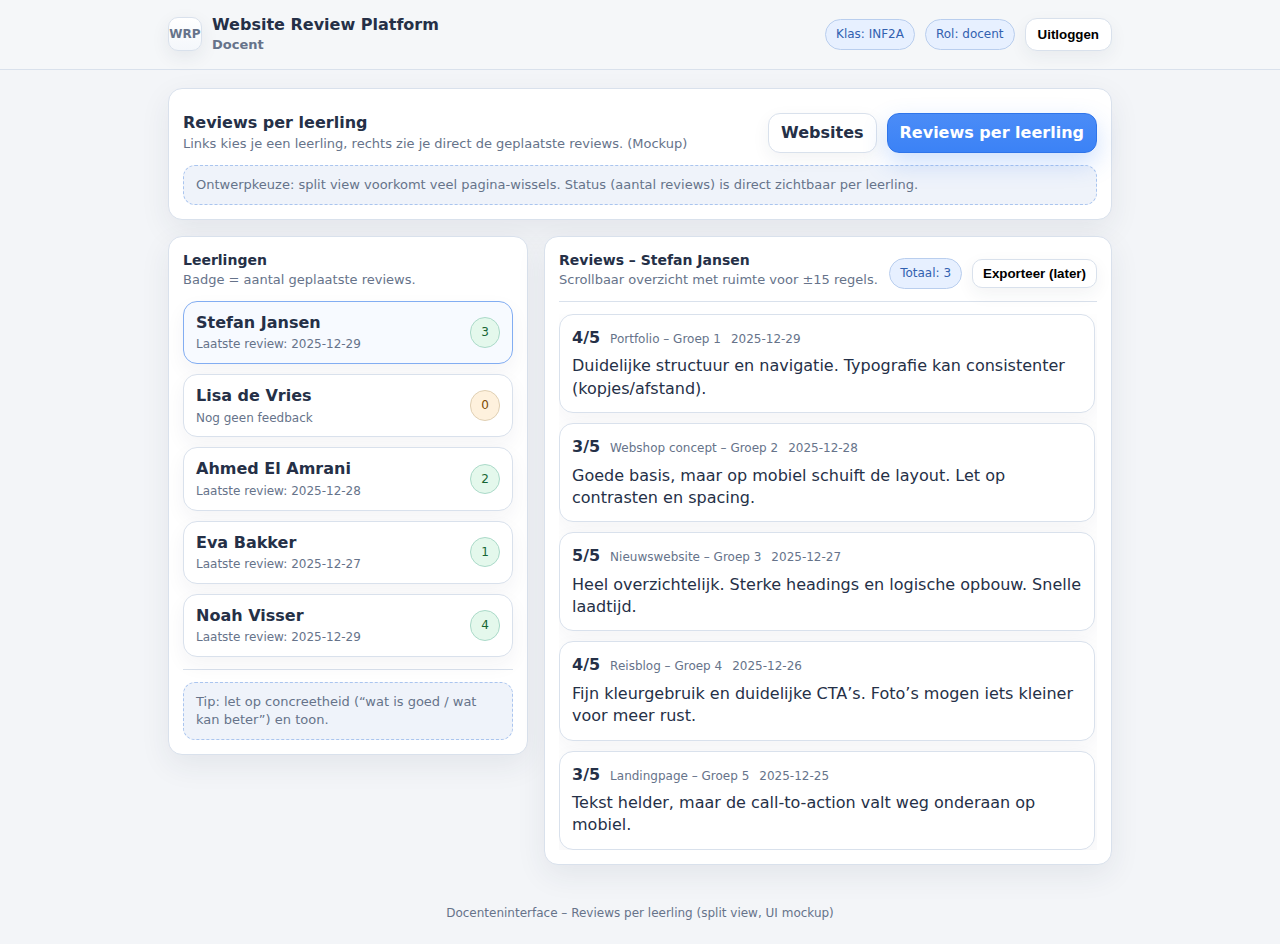
<file: docs/UX-UI/Website wireframes/Docenten 3/Docenten-splitview.html>
<!doctype html>
<html lang="nl">
<head>
  <meta charset="utf-8" />
  <meta name="viewport" content="width=device-width,initial-scale=1" />
  <title>Docent – Reviews per leerling (split view, consistent)</title>

  <link rel="stylesheet" href="ui.css" />

  <style>
    /* ===== Split view (consistent met websites-overzicht stijl) ===== */
    .split{
      display:grid;
      grid-template-columns: 360px 1fr;
      gap: 16px;
      margin-top: 16px;
      align-items: start;
    }
    .split > *{ min-width:0; }
    @media (max-width: 920px){ .split{ grid-template-columns: 1fr; } }

    .page-head{
      display:flex;
      justify-content:space-between;
      gap:12px;
      align-items:flex-end;
      flex-wrap:wrap;
    }
    .btn.sm{ padding:6px 10px; border-radius:10px; }

    /* Left list: same “row card” language as new overview */
    .list{ display:grid; gap: 10px; margin-top: 12px; }
    .row{
      display:grid;
      grid-template-columns: 1fr auto;
      gap: 10px;
      align-items:center;
      padding: 10px 12px;
      border: 1px solid var(--border);
      border-radius: var(--r);
      background: var(--surface);
      box-shadow: 0 8px 20px rgba(37,48,71,0.05);
      cursor: pointer;
      transition: border-color .15s ease, transform .05s ease, background .15s ease;
    }
    .row:hover{
      border-color: color-mix(in srgb, var(--border) 60%, var(--accent) 40%);
    }
    .row:active{ transform: translateY(1px); }
    .row.active{
      border-color: color-mix(in srgb, var(--accent) 55%, var(--border) 45%);
      background: color-mix(in srgb, var(--accent-soft) 35%, var(--surface) 65%);
    }
    .name{ font-weight: 800; }
    .sub{ font-size: 12px; color: var(--muted); margin-top: 2px; }

    /* Right side: use cards (like overview) instead of a heavy table */
    .right-head{
      display:flex;
      justify-content:space-between;
      gap:10px;
      align-items:flex-end;
      flex-wrap:wrap;
    }
    .inline-actions{ display:flex; gap:10px; flex-wrap:wrap; align-items:center; }

    .review-wrap{
      margin-top: 12px;
      display:grid;
      gap: 10px;
      max-height: 560px;       /* ~ ruimte voor ±15 regels + scroll */
      overflow:auto;
      padding-right: 2px;      /* voorkomt “scrollbar clip” */
    }
    .review-item{
      border: 1px solid var(--border);
      border-radius: var(--r);
      padding: 12px;
      background: var(--surface);
      box-shadow: 0 8px 22px rgba(37,48,71,0.05);
      display:grid;
      gap: 6px;
    }
    .review-meta{
      display:flex;
      gap:10px;
      flex-wrap:wrap;
      align-items:baseline;
    }
    .review-meta .score{ font-weight: 800; }
    .review-meta .date{ color: var(--muted); font-size: 12px; }
    .review-meta .site{ color: var(--muted); font-size: 12px; }

    .empty{
      border: 1px dashed color-mix(in srgb, var(--border) 70%, var(--accent) 30%);
      background: color-mix(in srgb, var(--accent-soft) 25%, var(--bg) 75%);
      border-radius: var(--r);
      padding: 12px;
      color: var(--muted);
      font-size: 13px;
      margin-top: 12px;
    }
  </style>
</head>

<body>
<header>
  <div class="topbar">
    <div class="brand">
      <div class="logo">WRP</div>
      <div>
        <div>Website Review Platform</div>
        <div class="muted">Docent</div>
      </div>
    </div>
    <div class="actions">
      <span class="pill info">Klas: INF2A</span>
      <span class="pill info">Rol: docent</span>
      <button class="btn">Uitloggen</button>
    </div>
  </div>
</header>

<div class="wrap">

  <section class="panel">
    <div class="page-head">
      <div>
        <div class="title">Reviews per leerling</div>
        <div class="muted">Links kies je een leerling, rechts zie je direct de geplaatste reviews. (Mockup)</div>
      </div>

      <nav class="nav" aria-label="Docent navigatie">
        <a class="btn" href="docent-websites-overzicht.html">Websites</a>
        <a class="btn primary" href="#" aria-current="page">Reviews per leerling</a>
      </nav>
    </div>

    <div class="notice">
      Ontwerpkeuze: split view voorkomt veel pagina-wissels. Status (aantal reviews) is direct zichtbaar per leerling.
    </div>
  </section>

  <div class="split">

    <!-- LEFT: leerlingen -->
    <aside class="panel" aria-label="Leerlingenlijst">
      <div class="title" style="font-size:14px">Leerlingen</div>
      <div class="muted">Badge = aantal geplaatste reviews.</div>

      <div class="list" role="list">
        <div class="row active" role="listitem" aria-current="true">
          <div>
            <div class="name">Stefan Jansen</div>
            <div class="sub">Laatste review: 2025-12-29</div>
          </div>
          <span class="pill good">3</span>
        </div>

        <div class="row" role="listitem">
          <div>
            <div class="name">Lisa de Vries</div>
            <div class="sub">Nog geen feedback</div>
          </div>
          <span class="pill warn">0</span>
        </div>

        <div class="row" role="listitem">
          <div>
            <div class="name">Ahmed El Amrani</div>
            <div class="sub">Laatste review: 2025-12-28</div>
          </div>
          <span class="pill good">2</span>
        </div>

        <div class="row" role="listitem">
          <div>
            <div class="name">Eva Bakker</div>
            <div class="sub">Laatste review: 2025-12-27</div>
          </div>
          <span class="pill good">1</span>
        </div>

        <div class="row" role="listitem">
          <div>
            <div class="name">Noah Visser</div>
            <div class="sub">Laatste review: 2025-12-29</div>
          </div>
          <span class="pill good">4</span>
        </div>
      </div>

      <div class="hr"></div>
      <div class="notice">
        Tip: let op concreetheid (“wat is goed / wat kan beter”) en toon.
      </div>
    </aside>

    <!-- RIGHT: reviews -->
    <main class="panel" aria-label="Reviews van geselecteerde leerling">
      <div class="right-head">
        <div>
          <div class="title" style="font-size:14px">Reviews – Stefan Jansen</div>
          <div class="muted">Scrollbaar overzicht met ruimte voor ±15 regels.</div>
        </div>

        <div class="inline-actions">
          <span class="pill info">Totaal: 3</span>
          <button class="btn sm">Exporteer (later)</button>
        </div>
      </div>

      <div class="hr"></div>

      <!-- Als leeg: vervang review-wrap door .empty -->
      <!-- <div class="empty">Deze leerling heeft nog geen reviews geplaatst.</div> -->

      <div class="review-wrap" aria-label="Reviewlijst">
        <div class="review-item">
          <div class="review-meta">
            <span class="score">4/5</span>
            <span class="site">Portfolio – Groep 1</span>
            <span class="date">2025-12-29</span>
          </div>
          <div>Duidelijke structuur en navigatie. Typografie kan consistenter (kopjes/afstand).</div>
        </div>

        <div class="review-item">
          <div class="review-meta">
            <span class="score">3/5</span>
            <span class="site">Webshop concept – Groep 2</span>
            <span class="date">2025-12-28</span>
          </div>
          <div>Goede basis, maar op mobiel schuift de layout. Let op contrasten en spacing.</div>
        </div>

        <div class="review-item">
          <div class="review-meta">
            <span class="score">5/5</span>
            <span class="site">Nieuwswebsite – Groep 3</span>
            <span class="date">2025-12-27</span>
          </div>
          <div>Heel overzichtelijk. Sterke headings en logische opbouw. Snelle laadtijd.</div>
        </div>

        <!-- extra voorbeeldregels (zodat je ~15 regels kunt vullen) -->
        <div class="review-item">
          <div class="review-meta">
            <span class="score">4/5</span>
            <span class="site">Reisblog – Groep 4</span>
            <span class="date">2025-12-26</span>
          </div>
          <div>Fijn kleurgebruik en duidelijke CTA’s. Foto’s mogen iets kleiner voor meer rust.</div>
        </div>

        <div class="review-item">
          <div class="review-meta">
            <span class="score">3/5</span>
            <span class="site">Landingpage – Groep 5</span>
            <span class="date">2025-12-25</span>
          </div>
          <div>Tekst helder, maar de call-to-action valt weg onderaan op mobiel.</div>
        </div>
      </div>
    </main>

  </div>
</div>

<footer>Docenteninterface – Reviews per leerling (split view, UI mockup)</footer>
</body>
</html>
</file>
<file: docs/UX-UI/Website wireframes/ui.css>
/* ==========================================================
   ui.css — Rustig, modern kleurenpalet (geen hard zwart-wit)
   (Gecombineerd + opgeschoond: geen duplicaten)
   ========================================================== */

/* -------- Theme tokens -------- */
:root{
  /* Surfaces */
  --bg: #f3f5f8;
  --surface: #ffffff;
  --surface-2: #eef2f7;
  --border: #d9e1ec;

  /* Text */
  --text: #253047;
  --muted: #66738a;

  /* Accent */
  --accent: #3b82f6;
  --accent-soft: #e7f0ff;

  /* States */
  --success: #22c55e;
  --warning: #f59e0b;
  --danger:  #ef4444;

  /* Radii & shadow */
  --r: 14px;
  --shadow: 0 10px 30px rgba(37,48,71,0.08);

  /* Spacing */
  --pad: 14px;
}

/* -------- Global -------- */
*{ box-sizing:border-box; }
html,body{ height:100%; }

body{
  margin:0;
  font-family: system-ui,-apple-system,Segoe UI,Roboto,Arial,sans-serif;
  background: var(--bg);
  color: var(--text);
  line-height: 1.4;
}

a{ color: inherit; text-decoration: none; }

.wrap{
  max-width: 980px;
  margin: 0 auto;
  padding: 18px;
}

/* -------- Header -------- */
header{
  position: sticky;
  top: 0;
  z-index: 10;
  background: color-mix(in srgb, var(--bg) 85%, white 15%);
  backdrop-filter: blur(10px);
  border-bottom: 1px solid var(--border);
}

.topbar{
  display:flex;
  align-items:center;
  justify-content:space-between;
  gap: 12px;
  padding: 14px 18px;
  max-width: 980px;
  margin: 0 auto;
}

.brand{
  display:flex;
  align-items:center;
  gap: 10px;
  font-weight: 800;
}

.logo{
  width: 34px;
  height: 34px;
  border-radius: 10px;
  border: 1px solid var(--border);
  background: linear-gradient(180deg, #ffffff, #f4f7fb);
  display:grid;
  place-items:center;
  font-size: 12px;
  color: var(--muted);
  box-shadow: 0 6px 18px rgba(37,48,71,.08);
}

.actions{
  display:flex;
  align-items:center;
  gap: 10px;
}

/* -------- Typography helpers -------- */
.title{ font-weight: 800; }
.muted{ color: var(--muted); font-size: 13px; }
.meta{ color: var(--muted); font-size: 12px; }

/* -------- UI blocks -------- */
.panel{
  background: var(--surface);
  border: 1px solid var(--border);
  border-radius: var(--r);
  padding: var(--pad);
  box-shadow: var(--shadow);
}

.grid{
  display:grid;
  grid-template-columns: repeat(2, minmax(0, 1fr));
  gap: 12px;
  margin-top: 12px;
}

@media (max-width: 720px){
  .grid{ grid-template-columns: 1fr; }
}

.card{
  background: var(--surface);
  border: 1px solid var(--border);
  border-radius: var(--r);
  padding: var(--pad);
  display:grid;
  gap: 10px;
  box-shadow: 0 10px 25px rgba(37,48,71,0.06);
}

.card-head{
  display:flex;
  justify-content:space-between;
  gap: 10px;
  align-items:flex-start;
}

.card-actions{
  display:flex;
  gap: 10px;
  flex-wrap: wrap;
}

/* -------- Navigation -------- */
.nav{
  display:flex;
  gap: 10px;
  flex-wrap: wrap;
  margin-top: 10px;
}

/* -------- Buttons -------- */
.btn{
  border: 1px solid var(--border);
  background: var(--surface);
  padding: 8px 12px;
  border-radius: 12px;
  font-weight: 700;
  cursor: pointer;
  display: inline-block;
  transition: transform .05s ease, box-shadow .15s ease, background .15s ease, border-color .15s ease;
  box-shadow: 0 6px 18px rgba(37,48,71,0.06);
}

.btn:hover{
  border-color: color-mix(in srgb, var(--border) 60%, var(--accent) 40%);
}

.btn:active{ transform: translateY(1px); }

.btn.primary{
  background: linear-gradient(180deg, color-mix(in srgb, var(--accent) 92%, white 8%), var(--accent));
  color: #ffffff;
  border-color: color-mix(in srgb, var(--accent) 75%, #0b4fc7 25%);
  box-shadow: 0 10px 25px rgba(59,130,246,0.25);
}

.btn.primary:hover{
  box-shadow: 0 12px 28px rgba(59,130,246,0.30);
}

/* -------- Pills / badges -------- */
.pill{
  font-size: 12px;
  color: var(--muted);
  border: 1px solid var(--border);
  background: var(--surface-2);
  padding: 6px 10px;
  border-radius: 999px;
}

.pill.good{
  background: color-mix(in srgb, var(--success) 12%, var(--surface) 88%);
  border-color: color-mix(in srgb, var(--success) 25%, var(--border) 75%);
  color: #166534;
}

.pill.warn{
  background: color-mix(in srgb, var(--warning) 14%, var(--surface) 86%);
  border-color: color-mix(in srgb, var(--warning) 25%, var(--border) 75%);
  color: #7c4a03;
}

.pill.info{
  background: var(--accent-soft);
  border-color: color-mix(in srgb, var(--accent) 20%, var(--border) 80%);
  color: color-mix(in srgb, var(--accent) 60%, var(--text) 40%);
}

/* -------- Forms -------- */
label{ display:block; margin-top: 8px; }

select, textarea, input{
  width: 100%;
  padding: 10px 12px;
  border: 1px solid var(--border);
  border-radius: 12px;
  background: #fff;
  color: var(--text);
  font: inherit;
  box-shadow: 0 8px 22px rgba(37,48,71,0.05);
}

textarea{ min-height: 140px; resize: vertical; }

select:focus, textarea:focus, input:focus, .btn:focus{
  outline: 3px solid color-mix(in srgb, var(--accent) 25%, transparent 75%);
  border-color: color-mix(in srgb, var(--accent) 50%, var(--border) 50%);
}

/* -------- Separators & notices -------- */
.hr{
  height: 1px;
  background: var(--border);
  margin: 12px 0;
}

.notice{
  border: 1px dashed color-mix(in srgb, var(--border) 70%, var(--accent) 30%);
  background: color-mix(in srgb, var(--accent-soft) 35%, var(--bg) 65%);
  padding: 10px 12px;
  border-radius: 12px;
  font-size: 13px;
  color: var(--muted);
  margin-top: 12px;
}

/* -------- Footer -------- */
footer{
  padding: 22px 18px;
  color: var(--muted);
  font-size: 12px;
  text-align: center;
}

/* Optional: dashed info panel (zoals website info blok) */
.panel.dashed{
  background: color-mix(in srgb, var(--surface-2) 55%, white 45%);
  border-style: dashed;
  box-shadow: none;
}
</file>
<file: docs/UX-UI/Website wireframes/Docenten 1/ui.css>
/* ==========================================================
   ui.css — Rustig, modern kleurenpalet (geen hard zwart-wit)
   Gebruik: <link rel="stylesheet" href="ui.css">
   ========================================================== */

/* -------- Theme tokens -------- */
:root{
  /* Surfaces */
  --bg: #f3f5f8;            /* zachte koel-grijze achtergrond */
  --surface: #ffffff;       /* kaarten/panelen */
  --surface-2: #eef2f7;     /* subtiele vlakken, badges */
  --border: #d9e1ec;        /* zachte randkleur */

  /* Text */
  --text: #253047;          /* donker blauwgrijs (vriendelijker dan zwart) */
  --muted: #66738a;         /* secundaire tekst */

  /* Accent */
  --accent: #3b82f6;        /* rustig blauw */
  --accent-2: #0ea5a4;      /* teal (optioneel voor badges) */
  --accent-soft: #e7f0ff;   /* lichte accent-achtergrond */

  /* States */
  --success: #22c55e;
  --warning: #f59e0b;
  --danger:  #ef4444;

  /* Radii & shadow */
  --r: 14px;
  --shadow: 0 10px 30px rgba(37,48,71,0.08);

  /* Spacing */
  --pad: 14px;
}

/* -------- Global -------- */
*{ box-sizing:border-box; }
html,body{ height:100%; }
body{
  margin:0;
  font-family: system-ui,-apple-system,Segoe UI,Roboto,Arial,sans-serif;
  background: var(--bg);
  color: var(--text);
  line-height: 1.4;
}
a{ color: inherit; text-decoration: none; }

.wrap{
  max-width: 980px;
  margin: 0 auto;
  padding: 18px;
}

/* -------- Header -------- */
header{
  position: sticky;
  top: 0;
  z-index: 10;
  background: color-mix(in srgb, var(--bg) 85%, white 15%);
  backdrop-filter: blur(10px);
  border-bottom: 1px solid var(--border);
}
.topbar{
  display:flex;
  align-items:center;
  justify-content:space-between;
  gap: 12px;
  padding: 14px 18px;
  max-width: 980px;
  margin: 0 auto;
}
.brand{
  display:flex;
  align-items:center;
  gap: 10px;
  font-weight: 800;
}
.logo{
  width: 34px;
  height: 34px;
  border-radius: 10px;
  border: 1px solid var(--border);
  background: linear-gradient(180deg, #ffffff, #f4f7fb);
  display:grid;
  place-items:center;
  font-size: 12px;
  color: var(--muted);
  box-shadow: 0 6px 18px rgba(37,48,71,.08);
}
.actions{
  display:flex;
  align-items:center;
  gap: 10px;
}

/* -------- Typography helpers -------- */
.title{ font-weight: 800; }
.muted{ color: var(--muted); font-size: 13px; }
.meta{ color: var(--muted); font-size: 12px; }

/* -------- UI blocks -------- */
.panel{
  background: var(--surface);
  border: 1px solid var(--border);
  border-radius: var(--r);
  padding: var(--pad);
  box-shadow: var(--shadow);
}
.grid{
  display:grid;
  grid-template-columns: repeat(2, minmax(0, 1fr));
  gap: 12px;
  margin-top: 12px;
}
@media (max-width: 720px){
  .grid{ grid-template-columns: 1fr; }
}
.card{
  background: var(--surface);
  border: 1px solid var(--border);
  border-radius: var(--r);
  padding: var(--pad);
  display:grid;
  gap: 10px;
  box-shadow: 0 10px 25px rgba(37,48,71,0.06);
}
.card-head{
  display:flex;
  justify-content:space-between;
  gap: 10px;
  align-items:flex-start;
}
.card-actions{
  display:flex;
  gap: 10px;
  flex-wrap: wrap;
}

/* -------- Navigation -------- */
.nav{
  display:flex;
  gap: 10px;
  flex-wrap: wrap;
  margin-top: 10px;
}

/* -------- Buttons -------- */
.btn{
  border: 1px solid var(--border);
  background: var(--surface);
  padding: 8px 12px;
  border-radius: 12px;
  font-weight: 700;
  cursor: pointer;
  display: inline-block;
  transition: transform .05s ease, box-shadow .15s ease, background .15s ease, border-color .15s ease;
  box-shadow: 0 6px 18px rgba(37,48,71,0.06);
}
.btn:hover{
  border-color: color-mix(in srgb, var(--border) 60%, var(--accent) 40%);
}
.btn:active{ transform: translateY(1px); }

.btn.primary{
  background: linear-gradient(180deg, color-mix(in srgb, var(--accent) 92%, white 8%), var(--accent));
  color: #ffffff;
  border-color: color-mix(in srgb, var(--accent) 75%, #0b4fc7 25%);
  box-shadow: 0 10px 25px rgba(59,130,246,0.25);
}
.btn.primary:hover{
  box-shadow: 0 12px 28px rgba(59,130,246,0.30);
}

/* -------- Pills / badges -------- */
.pill{
  font-size: 12px;
  color: var(--muted);
  border: 1px solid var(--border);
  background: var(--surface-2);
  padding: 6px 10px;
  border-radius: 999px;
}
.pill.good{
  background: color-mix(in srgb, var(--success) 12%, var(--surface) 88%);
  border-color: color-mix(in srgb, var(--success) 25%, var(--border) 75%);
  color: #166534;
}
.pill.warn{
  background: color-mix(in srgb, var(--warning) 14%, var(--surface) 86%);
  border-color: color-mix(in srgb, var(--warning) 25%, var(--border) 75%);
  color: #7c4a03;
}
.pill.info{
  background: var(--accent-soft);
  border-color: color-mix(in srgb, var(--accent) 20%, var(--border) 80%);
  color: color-mix(in srgb, var(--accent) 60%, var(--text) 40%);
}

/* -------- Forms -------- */
label{ display:block; margin-top: 8px; }
select, textarea, input{
  width: 100%;
  padding: 10px 12px;
  border: 1px solid var(--border);
  border-radius: 12px;
  background: #fff;
  color: var(--text);
  font: inherit;
  box-shadow: 0 8px 22px rgba(37,48,71,0.05);
}
textarea{ min-height: 140px; resize: vertical; }
select:focus, textarea:focus, input:focus, .btn:focus{
  outline: 3px solid color-mix(in srgb, var(--accent) 25%, transparent 75%);
  border-color: color-mix(in srgb, var(--accent) 50%, var(--border) 50%);
}

/* -------- Separators & notices -------- */
.hr{
  height: 1px;
  background: var(--border);
  margin: 12px 0;
}
.notice{
  border: 1px dashed color-mix(in srgb, var(--border) 70%, var(--accent) 30%);
  background: color-mix(in srgb, var(--accent-soft) 35%, var(--bg) 65%);
  padding: 10px 12px;
  border-radius: 12px;
  font-size: 13px;
  color: var(--muted);
  margin-top: 12px;
}

/* -------- Footer -------- */
footer{
  padding: 22px 18px;
  color: var(--muted);
  font-size: 12px;
  text-align: center;
}

/* Optional: dashed info panel (zoals website info blok) */
.panel.dashed{
  background: color-mix(in srgb, var(--surface-2) 55%, white 45%);
  border-style: dashed;
  box-shadow: none;
}
</file>
<file: docs/UX-UI/Website wireframes/Docenten 2/ui.css>
/* ==========================================================
   ui.css — Rustig, modern kleurenpalet (geen hard zwart-wit)
   Gebruik: <link rel="stylesheet" href="ui.css">
   ========================================================== */

/* -------- Theme tokens -------- */
:root{
  /* Surfaces */
  --bg: #f3f5f8;            /* zachte koel-grijze achtergrond */
  --surface: #ffffff;       /* kaarten/panelen */
  --surface-2: #eef2f7;     /* subtiele vlakken, badges */
  --border: #d9e1ec;        /* zachte randkleur */

  /* Text */
  --text: #253047;          /* donker blauwgrijs (vriendelijker dan zwart) */
  --muted: #66738a;         /* secundaire tekst */

  /* Accent */
  --accent: #3b82f6;        /* rustig blauw */
  --accent-2: #0ea5a4;      /* teal (optioneel voor badges) */
  --accent-soft: #e7f0ff;   /* lichte accent-achtergrond */

  /* States */
  --success: #22c55e;
  --warning: #f59e0b;
  --danger:  #ef4444;

  /* Radii & shadow */
  --r: 14px;
  --shadow: 0 10px 30px rgba(37,48,71,0.08);

  /* Spacing */
  --pad: 14px;
}

/* -------- Global -------- */
*{ box-sizing:border-box; }
html,body{ height:100%; }
body{
  margin:0;
  font-family: system-ui,-apple-system,Segoe UI,Roboto,Arial,sans-serif;
  background: var(--bg);
  color: var(--text);
  line-height: 1.4;
}
a{ color: inherit; text-decoration: none; }

.wrap{
  max-width: 980px;
  margin: 0 auto;
  padding: 18px;
}

/* -------- Header -------- */
header{
  position: sticky;
  top: 0;
  z-index: 10;
  background: color-mix(in srgb, var(--bg) 85%, white 15%);
  backdrop-filter: blur(10px);
  border-bottom: 1px solid var(--border);
}
.topbar{
  display:flex;
  align-items:center;
  justify-content:space-between;
  gap: 12px;
  padding: 14px 18px;
  max-width: 980px;
  margin: 0 auto;
}
.brand{
  display:flex;
  align-items:center;
  gap: 10px;
  font-weight: 800;
}
.logo{
  width: 34px;
  height: 34px;
  border-radius: 10px;
  border: 1px solid var(--border);
  background: linear-gradient(180deg, #ffffff, #f4f7fb);
  display:grid;
  place-items:center;
  font-size: 12px;
  color: var(--muted);
  box-shadow: 0 6px 18px rgba(37,48,71,.08);
}
.actions{
  display:flex;
  align-items:center;
  gap: 10px;
}

/* -------- Typography helpers -------- */
.title{ font-weight: 800; }
.muted{ color: var(--muted); font-size: 13px; }
.meta{ color: var(--muted); font-size: 12px; }

/* -------- UI blocks -------- */
.panel{
  background: var(--surface);
  border: 1px solid var(--border);
  border-radius: var(--r);
  padding: var(--pad);
  box-shadow: var(--shadow);
}
.grid{
  display:grid;
  grid-template-columns: repeat(2, minmax(0, 1fr));
  gap: 12px;
  margin-top: 12px;
}
@media (max-width: 720px){
  .grid{ grid-template-columns: 1fr; }
}
.card{
  background: var(--surface);
  border: 1px solid var(--border);
  border-radius: var(--r);
  padding: var(--pad);
  display:grid;
  gap: 10px;
  box-shadow: 0 10px 25px rgba(37,48,71,0.06);
}
.card-head{
  display:flex;
  justify-content:space-between;
  gap: 10px;
  align-items:flex-start;
}
.card-actions{
  display:flex;
  gap: 10px;
  flex-wrap: wrap;
}

/* -------- Navigation -------- */
.nav{
  display:flex;
  gap: 10px;
  flex-wrap: wrap;
  margin-top: 10px;
}

/* -------- Buttons -------- */
.btn{
  border: 1px solid var(--border);
  background: var(--surface);
  padding: 8px 12px;
  border-radius: 12px;
  font-weight: 700;
  cursor: pointer;
  display: inline-block;
  transition: transform .05s ease, box-shadow .15s ease, background .15s ease, border-color .15s ease;
  box-shadow: 0 6px 18px rgba(37,48,71,0.06);
}
.btn:hover{
  border-color: color-mix(in srgb, var(--border) 60%, var(--accent) 40%);
}
.btn:active{ transform: translateY(1px); }

.btn.primary{
  background: linear-gradient(180deg, color-mix(in srgb, var(--accent) 92%, white 8%), var(--accent));
  color: #ffffff;
  border-color: color-mix(in srgb, var(--accent) 75%, #0b4fc7 25%);
  box-shadow: 0 10px 25px rgba(59,130,246,0.25);
}
.btn.primary:hover{
  box-shadow: 0 12px 28px rgba(59,130,246,0.30);
}

/* -------- Pills / badges -------- */
.pill{
  font-size: 12px;
  color: var(--muted);
  border: 1px solid var(--border);
  background: var(--surface-2);
  padding: 6px 10px;
  border-radius: 999px;
}
.pill.good{
  background: color-mix(in srgb, var(--success) 12%, var(--surface) 88%);
  border-color: color-mix(in srgb, var(--success) 25%, var(--border) 75%);
  color: #166534;
}
.pill.warn{
  background: color-mix(in srgb, var(--warning) 14%, var(--surface) 86%);
  border-color: color-mix(in srgb, var(--warning) 25%, var(--border) 75%);
  color: #7c4a03;
}
.pill.info{
  background: var(--accent-soft);
  border-color: color-mix(in srgb, var(--accent) 20%, var(--border) 80%);
  color: color-mix(in srgb, var(--accent) 60%, var(--text) 40%);
}

/* -------- Forms -------- */
label{ display:block; margin-top: 8px; }
select, textarea, input{
  width: 100%;
  padding: 10px 12px;
  border: 1px solid var(--border);
  border-radius: 12px;
  background: #fff;
  color: var(--text);
  font: inherit;
  box-shadow: 0 8px 22px rgba(37,48,71,0.05);
}
textarea{ min-height: 140px; resize: vertical; }
select:focus, textarea:focus, input:focus, .btn:focus{
  outline: 3px solid color-mix(in srgb, var(--accent) 25%, transparent 75%);
  border-color: color-mix(in srgb, var(--accent) 50%, var(--border) 50%);
}

/* -------- Separators & notices -------- */
.hr{
  height: 1px;
  background: var(--border);
  margin: 12px 0;
}
.notice{
  border: 1px dashed color-mix(in srgb, var(--border) 70%, var(--accent) 30%);
  background: color-mix(in srgb, var(--accent-soft) 35%, var(--bg) 65%);
  padding: 10px 12px;
  border-radius: 12px;
  font-size: 13px;
  color: var(--muted);
  margin-top: 12px;
}

/* -------- Footer -------- */
footer{
  padding: 22px 18px;
  color: var(--muted);
  font-size: 12px;
  text-align: center;
}

/* Optional: dashed info panel (zoals website info blok) */
.panel.dashed{
  background: color-mix(in srgb, var(--surface-2) 55%, white 45%);
  border-style: dashed;
  box-shadow: none;
}
</file>
<file: docs/UX-UI/Website wireframes/Docenten 2/docent-split.css>
/* docent-split.css — alleen voor de docent splitview pagina */
/* Vereist: ui.css is al geladen */

.split{
  display:grid;
  grid-template-columns: 320px 1fr;
  gap: 16px;
  margin-top: 16px;
  align-items: start;
}

/* Cruciaal voor tabellen/overflow in CSS grid */
.split > *{ min-width: 0; }

@media (max-width: 920px){
  .split{ grid-template-columns: 1fr; }
}

.list{ display:grid; gap: 10px; }

.row{
  display:grid;
  grid-template-columns: 1fr auto;
  gap: 10px;
  align-items:center;
  padding: 10px 12px;
  border: 1px solid var(--border);
  border-radius: var(--r);
  background: var(--surface);
  box-shadow: 0 8px 20px rgba(37,48,71,0.05);
  cursor: pointer;
}

.row:hover{
  border-color: color-mix(in srgb, var(--border) 60%, var(--accent) 40%);
}

.row.active{
  border-color: color-mix(in srgb, var(--accent) 55%, var(--border) 45%);
  background: color-mix(in srgb, var(--accent-soft) 35%, var(--surface) 65%);
}

.name{ font-weight: 800; }
.sub{ font-size: 12px; color: var(--muted); margin-top: 2px; }

/* Tabel netjes in een scroll-container (aanrader) */
.table-wrap{
  max-height: 520px;
  overflow:auto;
  border-radius: var(--r);
}

.table{
  width: 100%;
  border-collapse: collapse;
  border: 1px solid var(--border);
  background: var(--surface);
  box-shadow: var(--shadow);
}

.table th, .table td{
  text-align:left;
  padding: 10px 12px;
  border-bottom: 1px solid var(--border);
  vertical-align: top;
  font-size: 13px;
}

.table th{
  font-size: 12px;
  color: var(--muted);
  background: var(--surface-2);
}

.table tr:last-child td{ border-bottom:none; }

.score{ white-space: nowrap; font-weight: 800; }
.date{ white-space: nowrap; color: var(--muted); font-size: 12px; }

.empty{
  padding: 14px;
  border: 1px dashed color-mix(in srgb, var(--border) 70%, var(--accent) 30%);
  border-radius: var(--r);
  background: color-mix(in srgb, var(--accent-soft) 25%, var(--bg) 75%);
  color: var(--muted);
  font-size: 13px;
}
</file>
<file: docs/UX-UI/Website wireframes/Docenten 3/ui.css>
/* ==========================================================
   ui.css — Rustig, modern kleurenpalet (geen hard zwart-wit)
   Gebruik: <link rel="stylesheet" href="ui.css">
   ========================================================== */

/* -------- Theme tokens -------- */
:root{
  /* Surfaces */
  --bg: #f3f5f8;            /* zachte koel-grijze achtergrond */
  --surface: #ffffff;       /* kaarten/panelen */
  --surface-2: #eef2f7;     /* subtiele vlakken, badges */
  --border: #d9e1ec;        /* zachte randkleur */

  /* Text */
  --text: #253047;          /* donker blauwgrijs (vriendelijker dan zwart) */
  --muted: #66738a;         /* secundaire tekst */

  /* Accent */
  --accent: #3b82f6;        /* rustig blauw */
  --accent-2: #0ea5a4;      /* teal (optioneel voor badges) */
  --accent-soft: #e7f0ff;   /* lichte accent-achtergrond */

  /* States */
  --success: #22c55e;
  --warning: #f59e0b;
  --danger:  #ef4444;

  /* Radii & shadow */
  --r: 14px;
  --shadow: 0 10px 30px rgba(37,48,71,0.08);

  /* Spacing */
  --pad: 14px;
}

/* -------- Global -------- */
*{ box-sizing:border-box; }
html,body{ height:100%; }
body{
  margin:0;
  font-family: system-ui,-apple-system,Segoe UI,Roboto,Arial,sans-serif;
  background: var(--bg);
  color: var(--text);
  line-height: 1.4;
}
a{ color: inherit; text-decoration: none; }

.wrap{
  max-width: 980px;
  margin: 0 auto;
  padding: 18px;
}

/* -------- Header -------- */
header{
  position: sticky;
  top: 0;
  z-index: 10;
  background: color-mix(in srgb, var(--bg) 85%, white 15%);
  backdrop-filter: blur(10px);
  border-bottom: 1px solid var(--border);
}
.topbar{
  display:flex;
  align-items:center;
  justify-content:space-between;
  gap: 12px;
  padding: 14px 18px;
  max-width: 980px;
  margin: 0 auto;
}
.brand{
  display:flex;
  align-items:center;
  gap: 10px;
  font-weight: 800;
}
.logo{
  width: 34px;
  height: 34px;
  border-radius: 10px;
  border: 1px solid var(--border);
  background: linear-gradient(180deg, #ffffff, #f4f7fb);
  display:grid;
  place-items:center;
  font-size: 12px;
  color: var(--muted);
  box-shadow: 0 6px 18px rgba(37,48,71,.08);
}
.actions{
  display:flex;
  align-items:center;
  gap: 10px;
}

/* -------- Typography helpers -------- */
.title{ font-weight: 800; }
.muted{ color: var(--muted); font-size: 13px; }
.meta{ color: var(--muted); font-size: 12px; }

/* -------- UI blocks -------- */
.panel{
  background: var(--surface);
  border: 1px solid var(--border);
  border-radius: var(--r);
  padding: var(--pad);
  box-shadow: var(--shadow);
}
.grid{
  display:grid;
  grid-template-columns: repeat(2, minmax(0, 1fr));
  gap: 12px;
  margin-top: 12px;
}
@media (max-width: 720px){
  .grid{ grid-template-columns: 1fr; }
}
.card{
  background: var(--surface);
  border: 1px solid var(--border);
  border-radius: var(--r);
  padding: var(--pad);
  display:grid;
  gap: 10px;
  box-shadow: 0 10px 25px rgba(37,48,71,0.06);
}
.card-head{
  display:flex;
  justify-content:space-between;
  gap: 10px;
  align-items:flex-start;
}
.card-actions{
  display:flex;
  gap: 10px;
  flex-wrap: wrap;
}

/* -------- Navigation -------- */
.nav{
  display:flex;
  gap: 10px;
  flex-wrap: wrap;
  margin-top: 10px;
}

/* -------- Buttons -------- */
.btn{
  border: 1px solid var(--border);
  background: var(--surface);
  padding: 8px 12px;
  border-radius: 12px;
  font-weight: 700;
  cursor: pointer;
  display: inline-block;
  transition: transform .05s ease, box-shadow .15s ease, background .15s ease, border-color .15s ease;
  box-shadow: 0 6px 18px rgba(37,48,71,0.06);
}
.btn:hover{
  border-color: color-mix(in srgb, var(--border) 60%, var(--accent) 40%);
}
.btn:active{ transform: translateY(1px); }

.btn.primary{
  background: linear-gradient(180deg, color-mix(in srgb, var(--accent) 92%, white 8%), var(--accent));
  color: #ffffff;
  border-color: color-mix(in srgb, var(--accent) 75%, #0b4fc7 25%);
  box-shadow: 0 10px 25px rgba(59,130,246,0.25);
}
.btn.primary:hover{
  box-shadow: 0 12px 28px rgba(59,130,246,0.30);
}

/* -------- Pills / badges -------- */
.pill{
  font-size: 12px;
  color: var(--muted);
  border: 1px solid var(--border);
  background: var(--surface-2);
  padding: 6px 10px;
  border-radius: 999px;
}
.pill.good{
  background: color-mix(in srgb, var(--success) 12%, var(--surface) 88%);
  border-color: color-mix(in srgb, var(--success) 25%, var(--border) 75%);
  color: #166534;
}
.pill.warn{
  background: color-mix(in srgb, var(--warning) 14%, var(--surface) 86%);
  border-color: color-mix(in srgb, var(--warning) 25%, var(--border) 75%);
  color: #7c4a03;
}
.pill.info{
  background: var(--accent-soft);
  border-color: color-mix(in srgb, var(--accent) 20%, var(--border) 80%);
  color: color-mix(in srgb, var(--accent) 60%, var(--text) 40%);
}

/* -------- Forms -------- */
label{ display:block; margin-top: 8px; }
select, textarea, input{
  width: 100%;
  padding: 10px 12px;
  border: 1px solid var(--border);
  border-radius: 12px;
  background: #fff;
  color: var(--text);
  font: inherit;
  box-shadow: 0 8px 22px rgba(37,48,71,0.05);
}
textarea{ min-height: 140px; resize: vertical; }
select:focus, textarea:focus, input:focus, .btn:focus{
  outline: 3px solid color-mix(in srgb, var(--accent) 25%, transparent 75%);
  border-color: color-mix(in srgb, var(--accent) 50%, var(--border) 50%);
}

/* -------- Separators & notices -------- */
.hr{
  height: 1px;
  background: var(--border);
  margin: 12px 0;
}
.notice{
  border: 1px dashed color-mix(in srgb, var(--border) 70%, var(--accent) 30%);
  background: color-mix(in srgb, var(--accent-soft) 35%, var(--bg) 65%);
  padding: 10px 12px;
  border-radius: 12px;
  font-size: 13px;
  color: var(--muted);
  margin-top: 12px;
}

/* -------- Footer -------- */
footer{
  padding: 22px 18px;
  color: var(--muted);
  font-size: 12px;
  text-align: center;
}

/* Optional: dashed info panel (zoals website info blok) */
.panel.dashed{
  background: color-mix(in srgb, var(--surface-2) 55%, white 45%);
  border-style: dashed;
  box-shadow: none;
}
</file>
